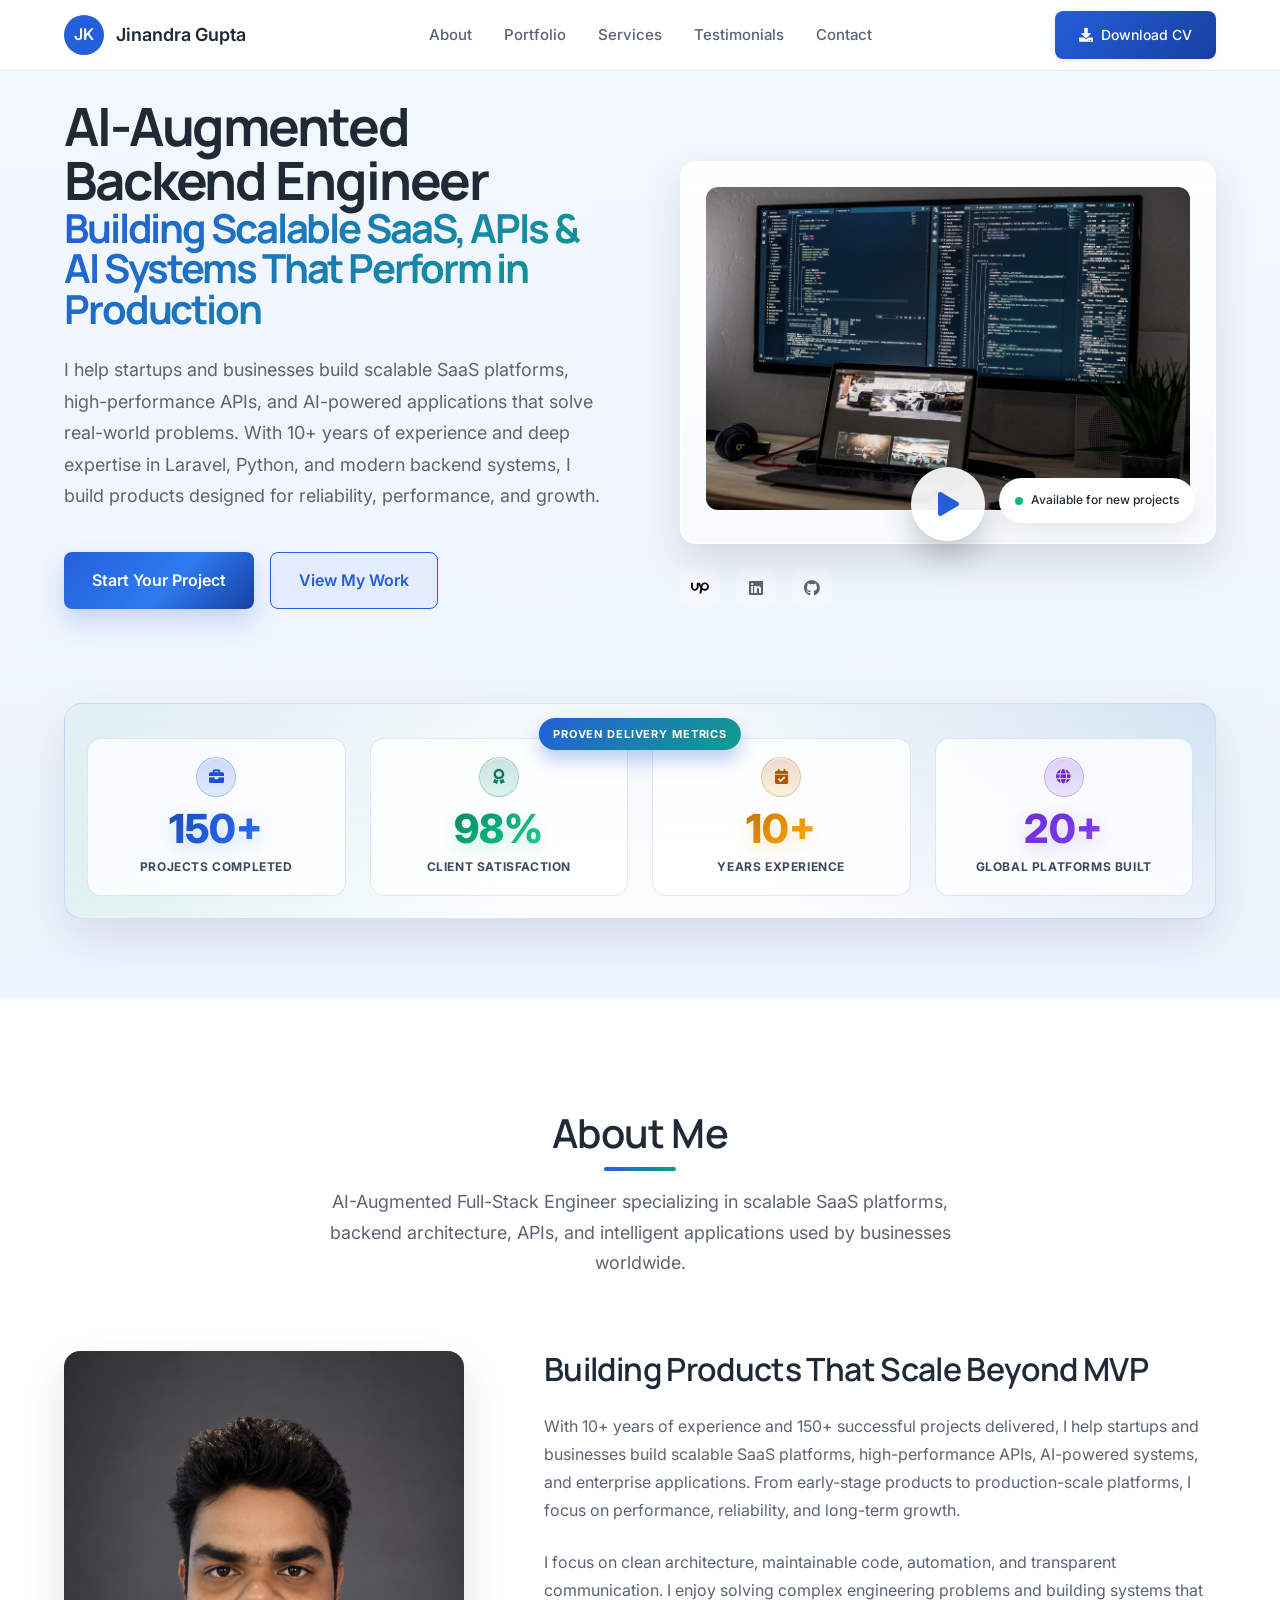
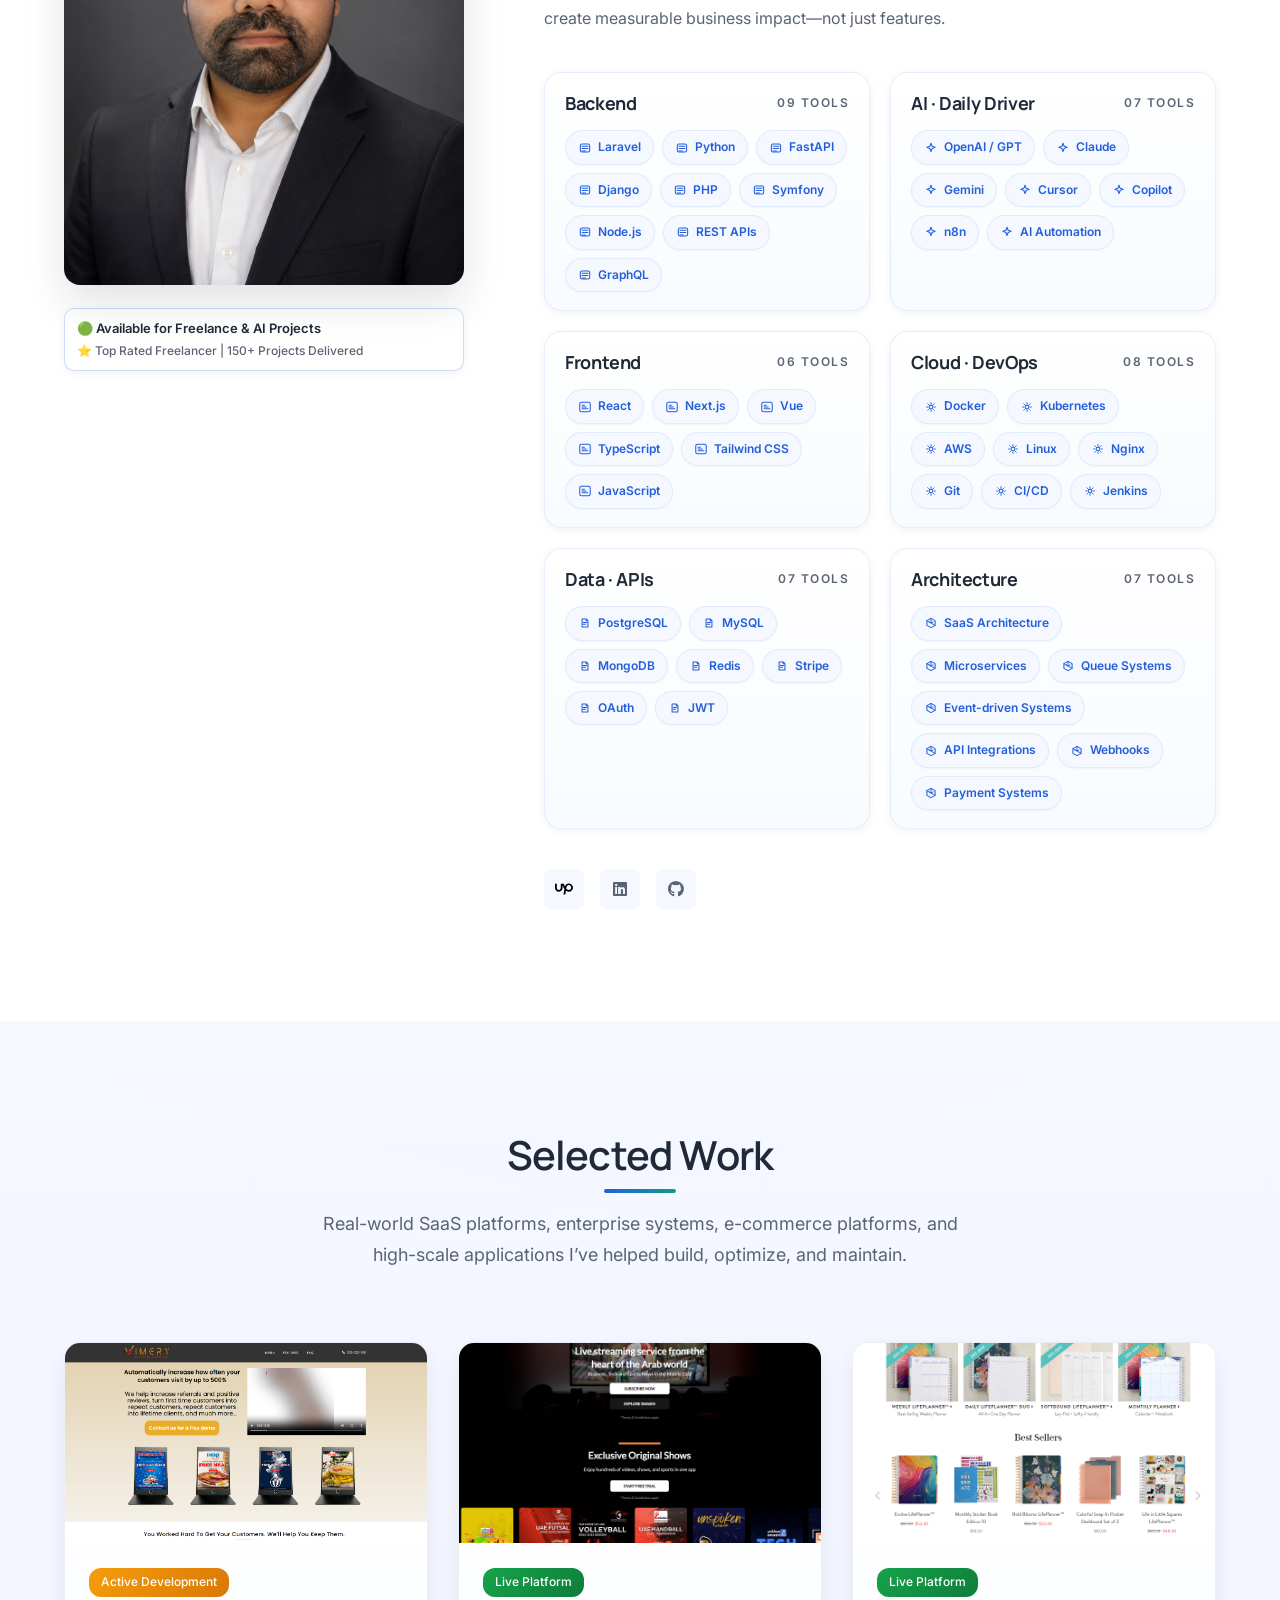
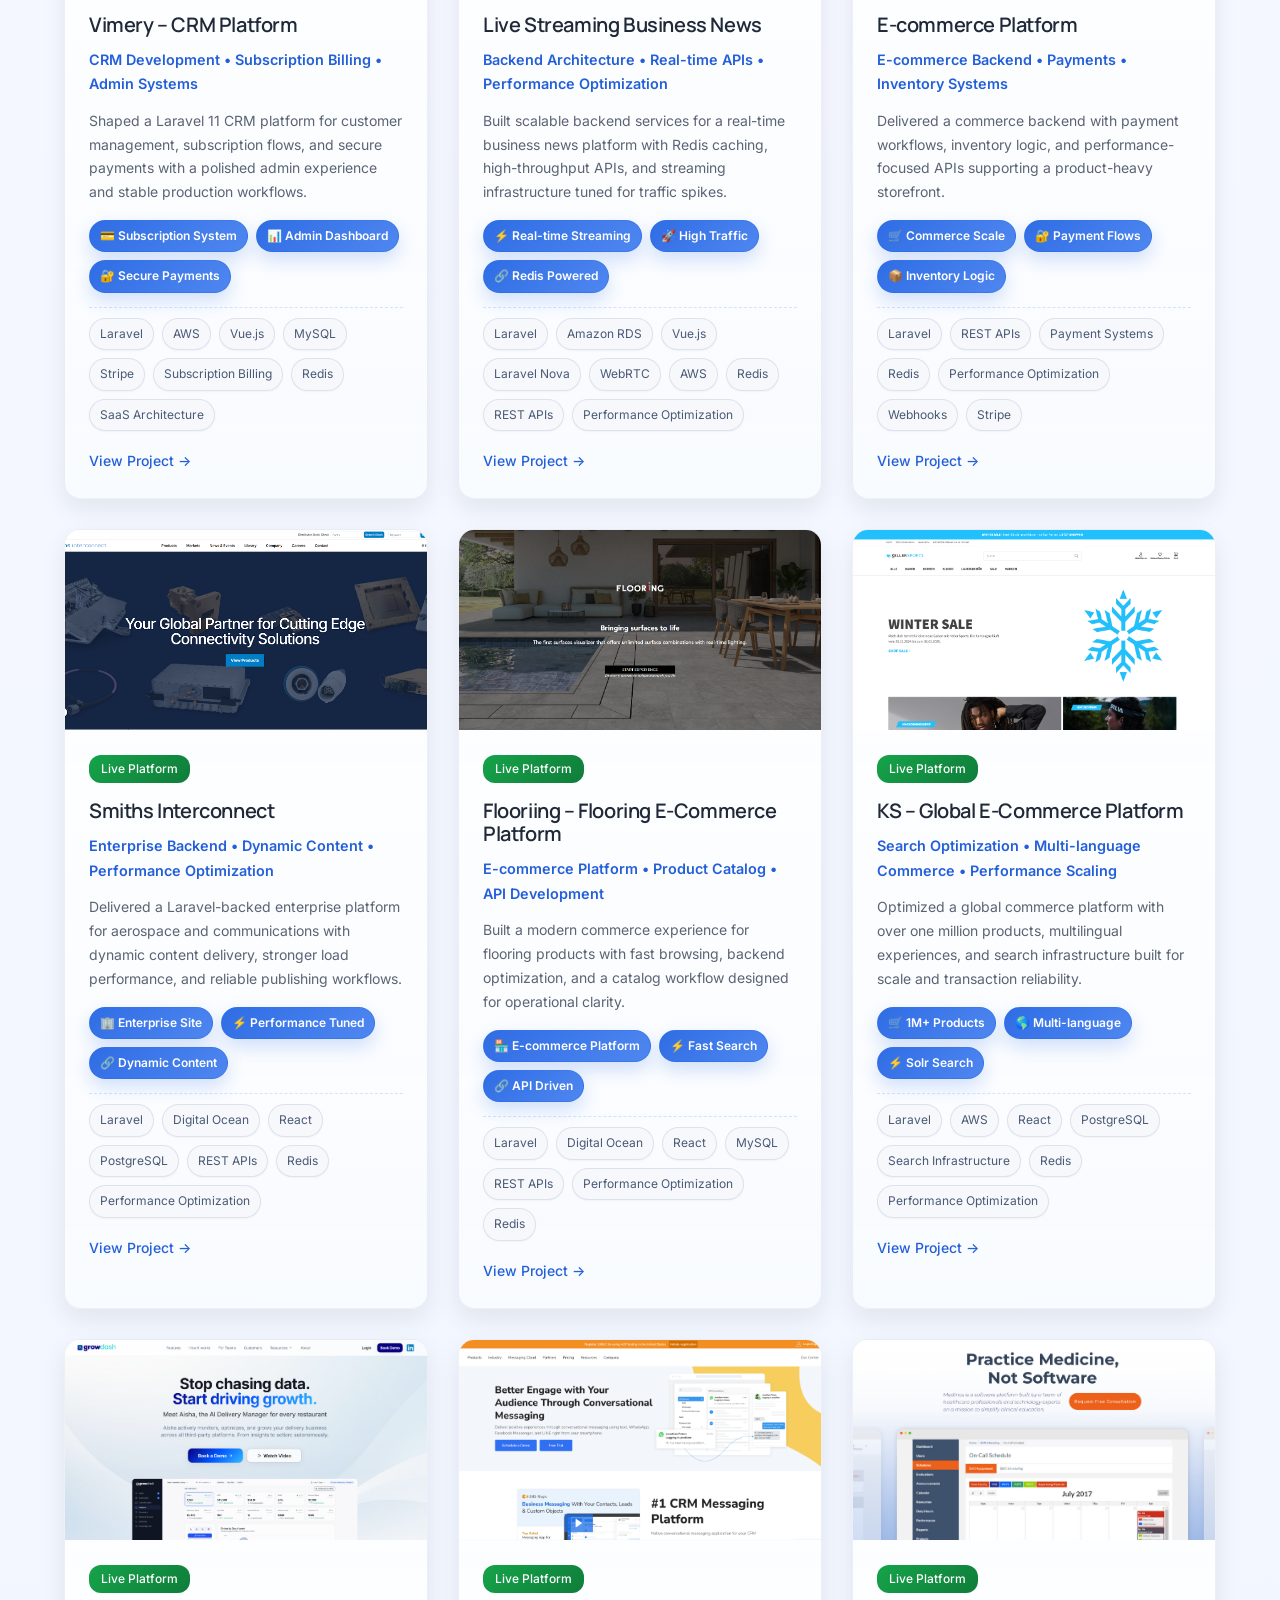
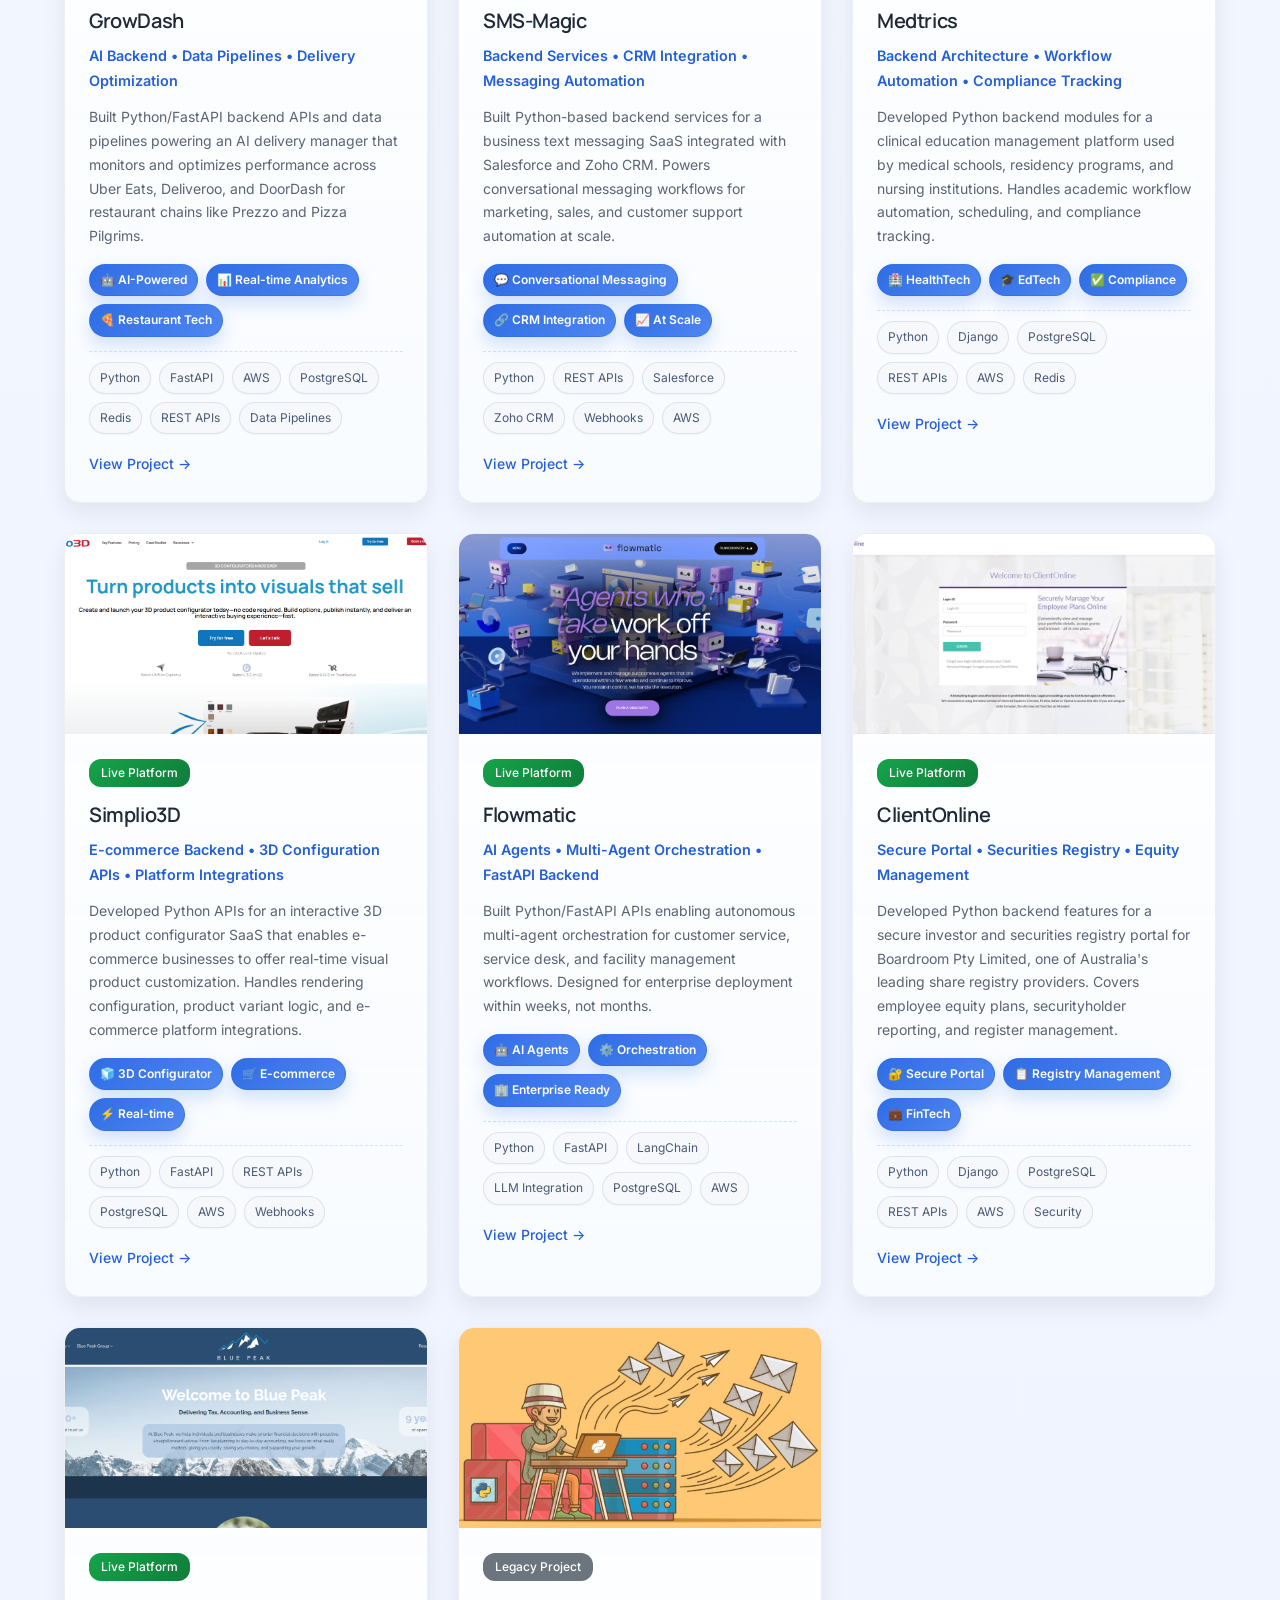
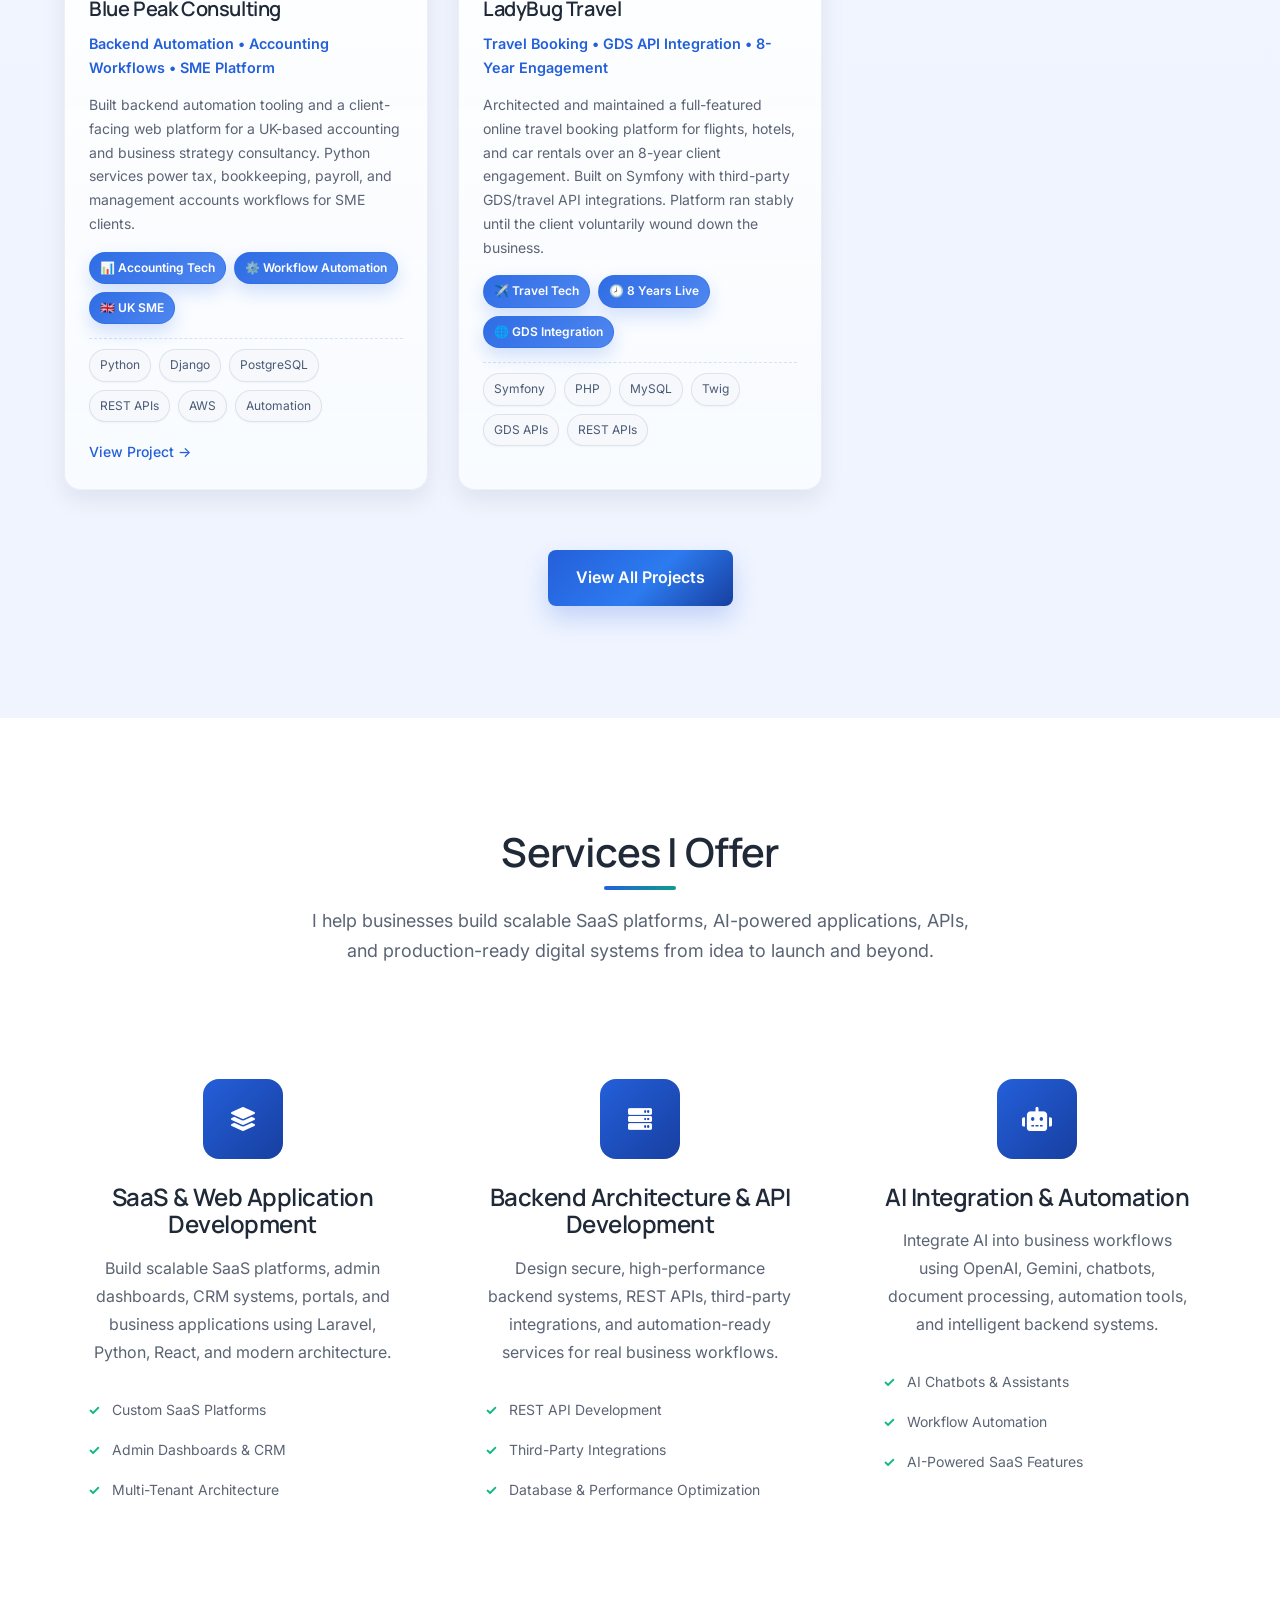
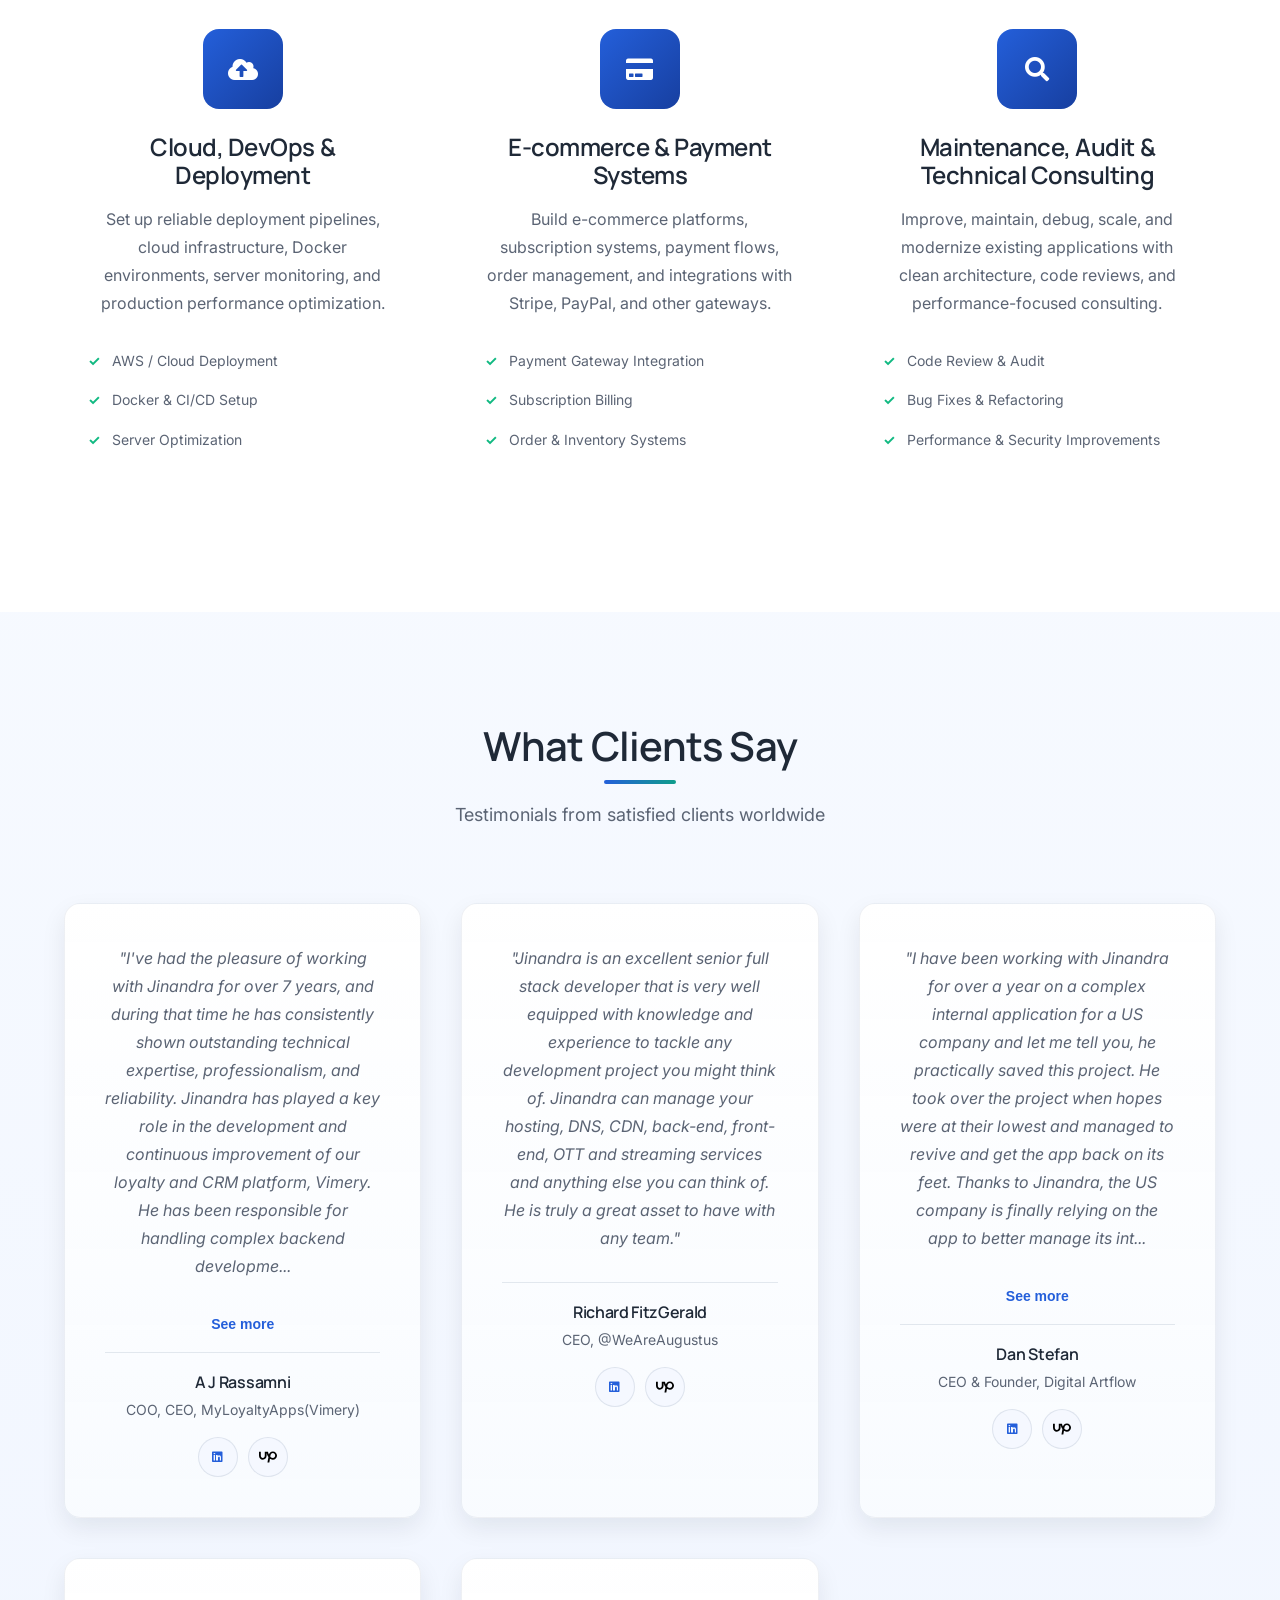
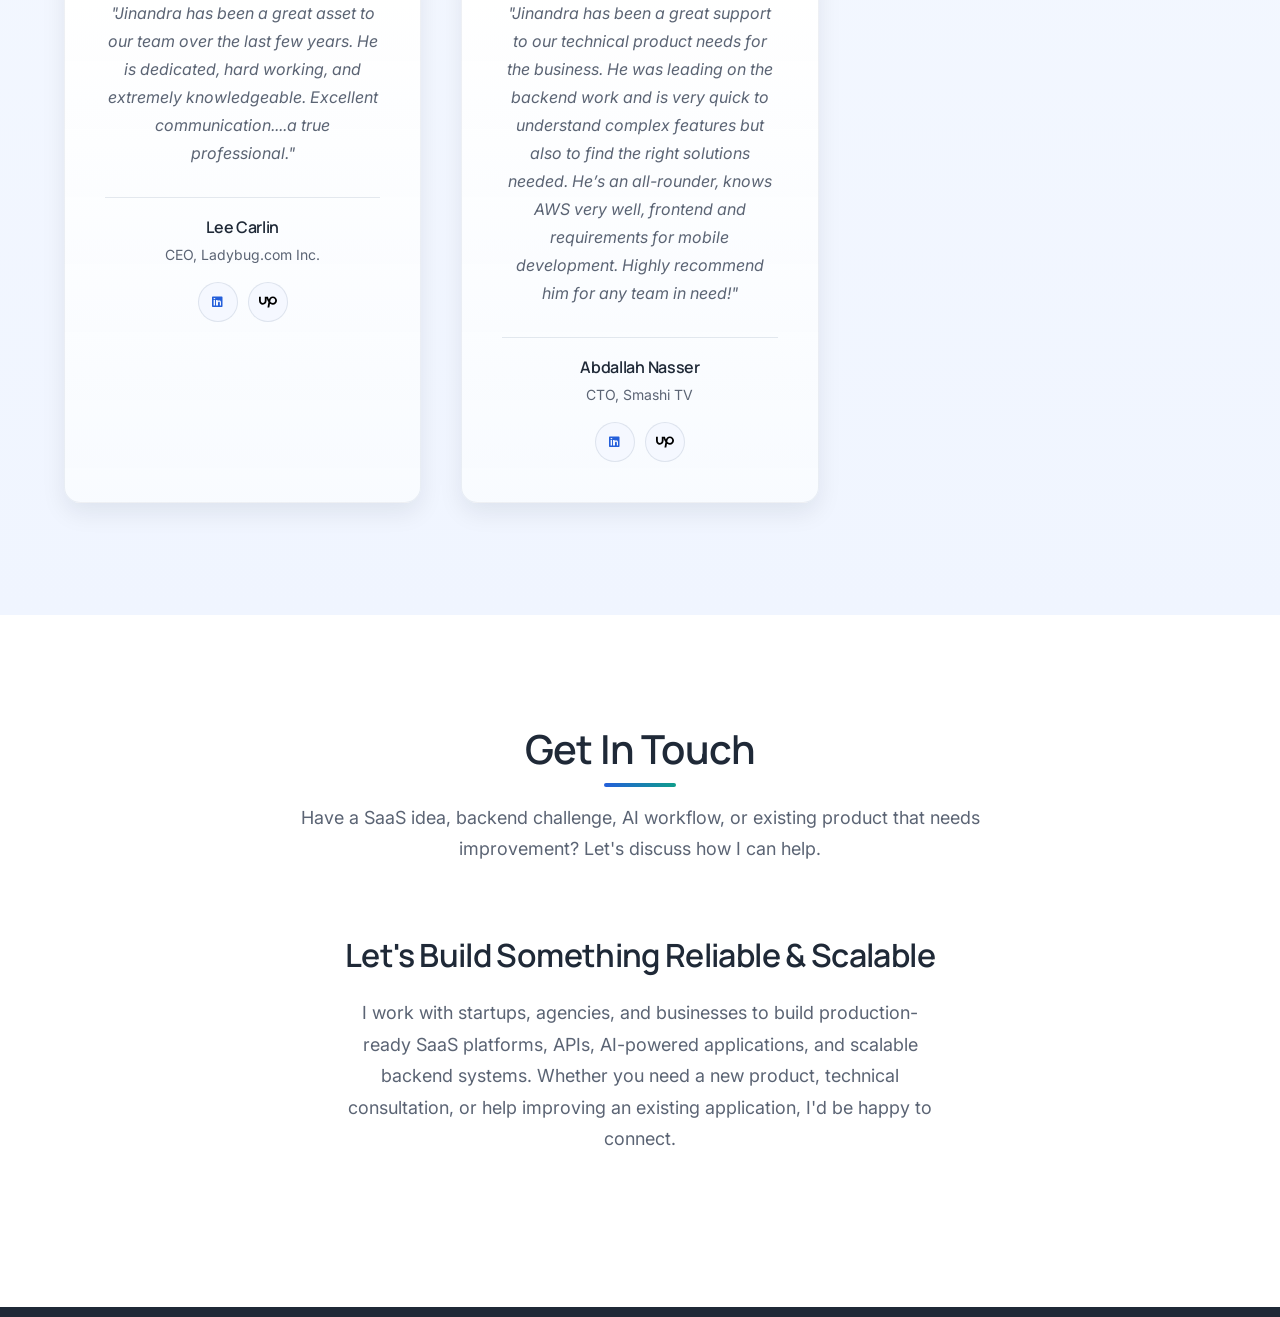
<file: index.html>
<!DOCTYPE html>
<html lang="en">
<head>
    <meta charset="UTF-8">
    <meta name="viewport" content="width=device-width, initial-scale=1.0">
    <meta name="description" content="Jinandra Gupta is an AI-Augmented Backend Engineer with 10+ years of experience building SaaS platforms, scalable APIs, Laravel applications, Python systems, and AI-powered products.">
    <meta name="keywords" content="Laravel Developer, Python Developer, Backend Engineer, AI Engineer, SaaS Developer, API Development, FastAPI, Django, React, OpenAI, Full Stack Developer">
    <meta name="author" content="Jinandra Gupta">
    <meta name="robots" content="index, follow">
    <link rel="canonical" href="https://jinandra.github.io/">

    <meta property="og:title" content="Jinandra Gupta | AI-Augmented Backend Engineer">
    <meta property="og:description" content="Building scalable SaaS platforms, APIs, and AI-powered applications.">
    <meta property="og:image" content="https://jinandra.github.io/assets/profile-preview.png">
    <meta property="og:image:alt" content="Jinandra Gupta portfolio preview">
    <meta property="og:url" content="https://jinandra.github.io/">
    <meta property="og:type" content="website">
    <meta property="og:site_name" content="Jinandra Gupta Portfolio">

    <meta name="twitter:card" content="summary_large_image">
    <meta name="twitter:title" content="Jinandra Gupta | AI-Augmented Backend Engineer">
    <meta name="twitter:description" content="Building scalable SaaS platforms, APIs, and AI-powered applications.">
    <meta name="twitter:image" content="https://jinandra.github.io/assets/profile-preview.png">

    <script type="application/ld+json">
    {
    "@context":"https://schema.org",
    "@type":"Person",
    "name":"Jinandra Gupta",
    "url":"https://jinandra.github.io/",
    "jobTitle":"AI-Augmented Backend Engineer",
    "sameAs":[
    "https://github.com/Jinandra",
    "https://www.linkedin.com/in/jinandra-kumar-49306122/",
    "https://www.upwork.com/freelancers/~010458698f5bccfee1"
    ]
    }
    </script>
    
    <title>Jinandra Gupta | AI-Augmented Backend Engineer | Laravel, Python & SaaS Expert</title>
    
    <!-- Google Fonts -->
    <link href="https://fonts.googleapis.com/css2?family=Inter:wght@300;400;500;600;700;800&family=Manrope:wght@400;500;600;700;800&display=swap" rel="stylesheet">
    
    <!-- Font Awesome -->
    <link rel="stylesheet" href="https://cdnjs.cloudflare.com/ajax/libs/font-awesome/6.4.0/css/all.min.css">
    
    <!-- Custom CSS -->
    <link rel="stylesheet" href="css/style.css">

    <!-- Font Awesome CDN (only if not already included) -->
    <link rel="stylesheet" href="https://use.fontawesome.com/releases/v5.15.4/css/all.css">

</head>
<body>
    <!-- Navigation -->
    <nav class="navbar" id="navbar">
        <div class="nav-container">
            <div class="nav-logo">
                <div class="logo-circle">
                    <span class="logo-initials">JK</span>
                </div>
                <span class="logo-text">Jinandra Gupta</span>
            </div>
            
            <ul class="nav-menu" id="nav-menu">
                <li class="nav-item"><a href="#about" class="nav-link">About</a></li>
                <li class="nav-item"><a href="#portfolio" class="nav-link">Portfolio</a></li>
                <li class="nav-item"><a href="#services" class="nav-link">Services</a></li>
                <li class="nav-item"><a href="#testimonials" class="nav-link">Testimonials</a></li>
                <li class="nav-item"><a href="#contact" class="nav-link">Contact</a></li>
            </ul>
            
            <div class="nav-cta">
                <a href="assets/project/JINANDRA-KUMAR.pdf" download class="btn btn-download">
                    <i class="fas fa-download"></i> Download CV
                </a>
            </div>
            
            <div class="nav-toggle" id="nav-toggle">
                <span class="bar"></span>
                <span class="bar"></span>
                <span class="bar"></span>
            </div>
        </div>
    </nav>

    <!-- Hero Section -->
    <section id="home" class="hero">
        <div class="hero-container">
            <div class="hero-content">
                <h1 class="hero-title">
                    <span class="title-main">AI-Augmented Backend Engineer</span>
                    <span class="title-highlight">Building Scalable SaaS, APIs & AI Systems That Perform in Production</span>
                </h1>
                <p class="hero-description">
                    I help startups and businesses build scalable SaaS platforms, high-performance APIs, and AI-powered applications that solve real-world problems. With 10+ years of experience and deep expertise in Laravel, Python, and modern backend systems, I build products designed for reliability, performance, and growth.
                </p>
                <div class="hero-buttons">
                    <a href="https://www.upwork.com/freelancers/~010458698f5bccfee1" target="_blank" class="btn btn-primary">
                        Start Your Project
                    </a>
                    <a href="https://www.upwork.com/freelancers/~010458698f5bccfee1?p=1884961844995014656" target="_blank" class="btn btn-secondary">
                        View My Work
                    </a>
                </div>
                
                
            </div>
            <div class="hero-image">
                <div class="hero-image-card">
                    <a href="https://www.youtube.com/watch?v=vxniXHWfQ9w" target="_blank" rel="noopener" class="hero-video-trigger" id="hero-video-trigger" aria-label="Play introduction video">
                        <img src="website_images/image-293.webp" alt="Watch Jinandra's introduction video" class="workspace-img">
                        <span class="hero-video-play" aria-hidden="true">
                            <i class="fas fa-play"></i>
                        </span>
                    </a>
                    <div class="availability-badge">
                        <div class="status-dot"></div>
                        <span>Available for new projects</span>
                    </div>
                </div>
                <div class="social-links">
                    <a href="https://www.upwork.com/freelancers/~010458698f5bccfee1" class="social-link" target="_blank" rel="noopener">
                        <svg xmlns="http://www.w3.org/2000/svg" viewBox="0 0 640 640" style="width: 18px;"><path d="M493.9 359.6C443.6 359.6 410.4 320.7 401.1 305.7C413 210.4 447.9 180.3 493.9 180.3C539.4 180.3 574.8 216.7 574.8 270C574.8 323.3 539.4 359.7 493.9 359.7L493.9 359.6zM493.9 121.8C412 121.8 366.1 175.2 352.9 230.2C338 202.2 327 164.7 318.4 129.9L205.2 129.9L205.2 270.9C205.2 322 181.9 359.9 136.4 359.9C90.9 359.9 64.8 322.1 64.8 270.9L65.3 129.9L0 129.9L0 270.9C0 312 13.3 349.3 37.6 376C62.6 403.5 96.8 417.8 136.4 417.8C215.2 417.8 270.2 357.4 270.2 270.9L270.2 176.1C278.4 207.3 298 267.2 335.5 319.7L300.5 519.1L366.9 519.1L390 377.8C397.6 384.1 405.7 389.8 414.2 394.8C436.4 408.8 461.9 416.7 488.1 417.6C488.1 417.6 492.1 417.8 494.2 417.8C575.4 417.8 640.1 354.9 640.1 270C640.1 185.1 575.3 121.9 494.1 121.9L493.9 121.8z"/></svg>
                    </a>
                    <a href="https://www.linkedin.com/in/jinandra-kumar-49306122/" target="_blank" class="social-link"><i class="fab fa-linkedin"></i></a>
                    <a href="https://github.com/Jinandra" target="_blank" class="social-link"><i class="fab fa-github"></i></a>                        
                </div>
            </div>
        </div>
        <div class="container hero-stats-row">
            <div class="hero-stats">
                <div class="stat-item">
                    <div class="stat-icon" aria-hidden="true"><i class="fas fa-briefcase"></i></div>
                    <div class="stat-number">150+</div>
                    <div class="stat-label">Projects Completed</div>
                </div>
                <div class="stat-item">
                    <div class="stat-icon" aria-hidden="true"><i class="fas fa-award"></i></div>
                    <div class="stat-number">98%</div>
                    <div class="stat-label">Client Satisfaction</div>
                </div>
                <div class="stat-item">
                    <div class="stat-icon" aria-hidden="true"><i class="fas fa-calendar-check"></i></div>
                    <div class="stat-number">10+</div>
                    <div class="stat-label">Years Experience</div>
                </div>
                <div class="stat-item">
                    <div class="stat-icon" aria-hidden="true"><i class="fas fa-globe"></i></div>
                    <div class="stat-number">20+</div>
                    <div class="stat-label">Global Platforms Built</div>
                </div>
            </div>
        </div>
        
        
    </section>

    <div class="video-modal" id="hero-video-modal" aria-hidden="true" role="dialog" aria-label="Introduction video" aria-modal="true">
        <div class="video-modal-content">
            <button type="button" class="video-modal-close" id="hero-video-close" aria-label="Close video">
                <i class="fas fa-times"></i>
            </button>
            <div class="video-frame-wrap">
                <iframe
                    id="hero-video-iframe"
                    title="Jinandra introduction video"
                    src=""
                    data-src="https://www.youtube.com/embed/vxniXHWfQ9w?si=K3_jzwkmIKQ6A4bb"
                    loading="lazy"
                    allow="accelerometer; autoplay; clipboard-write; encrypted-media; gyroscope; picture-in-picture; web-share"
                    referrerpolicy="strict-origin-when-cross-origin"
                    allowfullscreen>
                </iframe>
            </div>
            <a href="https://www.youtube.com/watch?v=vxniXHWfQ9w" target="_blank" rel="noopener" class="video-modal-fallback-link">
                Open on YouTube
            </a>
        </div>
    </div>

    <!-- About Section -->
    <section id="about" class="about">
        <div class="container">
            <div class="section-header">
                <h2 class="section-title">About Me</h2>
                <p class="section-subtitle">AI-Augmented Full-Stack Engineer specializing in scalable SaaS platforms, backend architecture, APIs, and intelligent applications used by businesses worldwide.</p>
            </div>
            
            <div class="about-content">
                <div class="about-image">
                    <img src="website_images/profilepic.png" alt="AI-Augmented Backend Engineer" class="about-photo">
                    <div class="about-availability-badge" aria-label="Availability and freelancer status">
                        <p class="about-badge-line">🟢 Available for Freelance & AI Projects</p>
                        <p class="about-badge-line">⭐ Top Rated Freelancer | 150+ Projects Delivered</p>
                    </div>
                </div>
                
                <div class="about-text">
                    <h3>Building Products That Scale Beyond MVP</h3>
                    <p>
                        With 10+ years of experience and 150+ successful projects delivered, I help startups and businesses build scalable SaaS platforms, high-performance APIs, AI-powered systems, and enterprise applications. From early-stage products to production-scale platforms, I focus on performance, reliability, and long-term growth.
                    </p>
                    <p>
                        I focus on clean architecture, maintainable code, automation, and transparent communication. I enjoy solving complex engineering problems and building systems that create measurable business impact—not just features.
                    </p>
                    
                    <div class="skills-grid" id="skills-grid" aria-label="Technology skills dashboard"></div>
                    
                    <div class="social-links">
                        <a href="https://www.upwork.com/freelancers/~010458698f5bccfee1" class="social-link" target="_blank" rel="noopener">
                          <svg xmlns="http://www.w3.org/2000/svg" viewBox="0 0 640 640" style="width: 18px;"><path d="M493.9 359.6C443.6 359.6 410.4 320.7 401.1 305.7C413 210.4 447.9 180.3 493.9 180.3C539.4 180.3 574.8 216.7 574.8 270C574.8 323.3 539.4 359.7 493.9 359.7L493.9 359.6zM493.9 121.8C412 121.8 366.1 175.2 352.9 230.2C338 202.2 327 164.7 318.4 129.9L205.2 129.9L205.2 270.9C205.2 322 181.9 359.9 136.4 359.9C90.9 359.9 64.8 322.1 64.8 270.9L65.3 129.9L0 129.9L0 270.9C0 312 13.3 349.3 37.6 376C62.6 403.5 96.8 417.8 136.4 417.8C215.2 417.8 270.2 357.4 270.2 270.9L270.2 176.1C278.4 207.3 298 267.2 335.5 319.7L300.5 519.1L366.9 519.1L390 377.8C397.6 384.1 405.7 389.8 414.2 394.8C436.4 408.8 461.9 416.7 488.1 417.6C488.1 417.6 492.1 417.8 494.2 417.8C575.4 417.8 640.1 354.9 640.1 270C640.1 185.1 575.3 121.9 494.1 121.9L493.9 121.8z"/></svg>
                        </a>
                        <a href="https://www.linkedin.com/in/jinandra-kumar-49306122/" target="_blank" class="social-link"><i class="fab fa-linkedin"></i></a>
                        <a href="https://github.com/Jinandra" target="_blank" class="social-link"><i class="fab fa-github"></i></a>                        
                    </div>
                </div>
            </div>
        </div>
    </section>



    <!-- Portfolio Section -->
    <section id="portfolio" class="portfolio">
        <div class="container">
            <div class="section-header">
                <h2 class="section-title">Selected Work</h2>
                <p class="section-subtitle">Real-world SaaS platforms, enterprise systems, e-commerce platforms, and high-scale applications I’ve helped build, optimize, and maintain.</p>
            </div>
            
            <div class="portfolio-grid">
                <div class="portfolio-item">
                    <div class="portfolio-image">
                        <img src="/assets/project/vimery.png" alt="SaaS Analytics Platform Screenshot">
                    </div>
                    <div class="portfolio-content">
                        <span class="portfolio-status in-progress">Active Development</span>
                        <h3>Vimery – CRM Platform</h3>
                        <div class="project-role">CRM Development • Subscription Billing • Admin Systems</div>
                        <p>Shaped a Laravel 11 CRM platform for customer management, subscription flows, and secure payments with a polished admin experience and stable production workflows.</p>
                        <div class="project-stats">
                            <span class="tech-tag">💳 Subscription System</span>
                            <span class="tech-tag">📊 Admin Dashboard</span>
                            <span class="tech-tag">🔐 Secure Payments</span>
                        </div>
                        <div class="tech-stack">
                            <span class="tech-tag">Laravel</span>
                            <span class="tech-tag">AWS</span>
                            <span class="tech-tag">Vue.js</span>
                            <span class="tech-tag">MySQL</span>
                            <span class="tech-tag">Stripe</span>
                            <span class="tech-tag">Subscription Billing</span>
                            <span class="tech-tag">Redis</span>
                            <span class="tech-tag">SaaS Architecture</span>
                        </div>
                        <a href="https://vimery.com/" target="_blank" class="view-project">View Project →</a>
                    </div>
                </div>

                <div class="portfolio-item">
                    <div class="portfolio-image">
                        <img src="/assets/project/smashitv1.png" alt="Live Streaming Platform for Business News Screenshot">
                    </div>
                    <div class="portfolio-content">
                        <span class="portfolio-status">Live Platform</span>
                        <h3>Live Streaming Business News</h3>
                        <div class="project-role">Backend Architecture • Real-time APIs • Performance Optimization</div>
                        <p>Built scalable backend services for a real-time business news platform with Redis caching, high-throughput APIs, and streaming infrastructure tuned for traffic spikes.</p>
                        <div class="project-stats">
                            <span class="tech-tag">⚡ Real-time Streaming</span>
                            <span class="tech-tag">🚀 High Traffic</span>
                            <span class="tech-tag">🔗 Redis Powered</span>
                        </div>
                        <div class="tech-stack">
                            <span class="tech-tag">Laravel</span>
                            <span class="tech-tag">Amazon RDS</span>
                            <span class="tech-tag">Vue.js</span>
                            <span class="tech-tag">Laravel Nova</span>
                            <span class="tech-tag">WebRTC</span>
                            <span class="tech-tag">AWS</span>
                            <span class="tech-tag">Redis</span>
                            <span class="tech-tag">REST APIs</span>
                            <span class="tech-tag">Performance Optimization</span>
                        </div>
                        <a href="https://smashi.tv/en" target="_blank" class="view-project">View Project →</a>
                    </div>
                </div>

                

                <div class="portfolio-item">
                    <div class="portfolio-image">
                        <img src="/assets/project/erincondre1.png" alt="E-commerce Platform Screenshot">
                    </div>
                    <div class="portfolio-content">
                        <span class="portfolio-status">Live Platform</span>
                        <h3>E-commerce Platform</h3>
                        <div class="project-role">E-commerce Backend • Payments • Inventory Systems</div>
                        <p>Delivered a commerce backend with payment workflows, inventory logic, and performance-focused APIs supporting a product-heavy storefront.</p>
                        <div class="project-stats">
                            <span class="tech-tag">🛒 Commerce Scale</span>
                            <span class="tech-tag">🔐 Payment Flows</span>
                            <span class="tech-tag">📦 Inventory Logic</span>
                        </div>
                        <div class="tech-stack">
                            <span class="tech-tag">Laravel</span>
                            <span class="tech-tag">REST APIs</span>
                            <span class="tech-tag">Payment Systems</span>
                            <span class="tech-tag">Redis</span>
                            <span class="tech-tag">Performance Optimization</span>
                            <span class="tech-tag">Webhooks</span>
                            <span class="tech-tag">Stripe</span>
                        </div>
                        <a href="https://www.erincondren.com/" target="_blank" class="view-project">View Project →</a>
                    </div>
                </div>
                
                
                
                <div class="portfolio-item">
                    <div class="portfolio-image">
                        <img src="/assets/project/smithsinterconnect1.png" alt="SaaS Analytics Platform Screenshot">
                    </div>
                    <div class="portfolio-content">
                        <span class="portfolio-status">Live Platform</span>
                        <h3>Smiths Interconnect</h3>
                        <div class="project-role">Enterprise Backend • Dynamic Content • Performance Optimization</div>
                        <p>Delivered a Laravel-backed enterprise platform for aerospace and communications with dynamic content delivery, stronger load performance, and reliable publishing workflows.</p>
                        <div class="project-stats">
                            <span class="tech-tag">🏢 Enterprise Site</span>
                            <span class="tech-tag">⚡ Performance Tuned</span>
                            <span class="tech-tag">🔗 Dynamic Content</span>
                        </div>
                        <div class="tech-stack">
                            <span class="tech-tag">Laravel</span>
                            <span class="tech-tag">Digital Ocean</span>
                            <span class="tech-tag">React</span>
                            <span class="tech-tag">PostgreSQL</span>
                            <span class="tech-tag">REST APIs</span>
                            <span class="tech-tag">Redis</span>
                            <span class="tech-tag">Performance Optimization</span>
                        </div>
                        <a href="https://www.smithsinterconnect.com/" target="_blank" class="view-project">View Project →</a>
                    </div>
                </div>
                
                <div class="portfolio-item">
                    <div class="portfolio-image">
                        <img src="/assets/project/Demo-Flooriing-01-30-2025_07_16_PM.png" alt="SaaS Analytics Platform Screenshot">
                    </div>
                    <div class="portfolio-content">
                        <span class="portfolio-status">Live Platform</span>
                        <h3>Flooriing – Flooring E-Commerce Platform</h3>
                        <div class="project-role">E-commerce Platform • Product Catalog • API Development</div>
                        <p>Built a modern commerce experience for flooring products with fast browsing, backend optimization, and a catalog workflow designed for operational clarity.</p>
                        <div class="project-stats">
                            <span class="tech-tag">🏪 E-commerce Platform</span>
                            <span class="tech-tag">⚡ Fast Search</span>
                            <span class="tech-tag">🔗 API Driven</span>
                        </div>
                        <div class="tech-stack">
                            <span class="tech-tag">Laravel</span>
                            <span class="tech-tag">Digital Ocean</span>
                            <span class="tech-tag">React</span>
                            <span class="tech-tag">MySQL</span>
                            <span class="tech-tag">REST APIs</span>
                            <span class="tech-tag">Performance Optimization</span>
                            <span class="tech-tag">Redis</span>
                        </div>
                        <a href="https://flooriing.com/" target="_blank" class="view-project">View Project →</a>
                    </div>
                </div>

                <div class="portfolio-item">
                    <div class="portfolio-image">
                        <img src="/assets/project/Keller-Sports-Dein-Experte-für-Laufbekleidung-Schuhe-und-Ausrüstung-01-30-2025_07_12_PM.png" alt="SaaS Analytics Platform Screenshot">
                    </div>
                    <div class="portfolio-content">
                        <span class="portfolio-status">Live Platform</span>
                        <h3>KS – Global E-Commerce Platform</h3>
                        <div class="project-role">Search Optimization • Multi-language Commerce • Performance Scaling</div>
                        <p>Optimized a global commerce platform with over one million products, multilingual experiences, and search infrastructure built for scale and transaction reliability.</p>
                        <div class="project-stats">
                            <span class="tech-tag">🛒 1M+ Products</span>
                            <span class="tech-tag">🌎 Multi-language</span>
                            <span class="tech-tag">⚡ Solr Search</span>
                        </div>
                        <div class="tech-stack">
                            <span class="tech-tag">Laravel</span>
                            <span class="tech-tag">AWS</span>
                            <span class="tech-tag">React</span>
                            <span class="tech-tag">PostgreSQL</span>
                            <span class="tech-tag">Search Infrastructure</span>
                            <span class="tech-tag">Redis</span>
                            <span class="tech-tag">Performance Optimization</span>
                        </div>
                        <a href="https://keller-sports.de/" target="_blank" class="view-project">View Project →</a>
                    </div>
                </div>

                <!-- GrowDash -->
                <div class="portfolio-item">
                    <div class="portfolio-image">
                        <img src="/assets/project/growdash-1.png" alt="GrowDash AI Delivery Platform Screenshot">
                    </div>
                    <div class="portfolio-content">
                        <span class="portfolio-status">Live Platform</span>
                        <h3>GrowDash</h3>
                        <div class="project-role">AI Backend • Data Pipelines • Delivery Optimization</div>
                        <p>Built Python/FastAPI backend APIs and data pipelines powering an AI delivery manager that monitors and optimizes performance across Uber Eats, Deliveroo, and DoorDash for restaurant chains like Prezzo and Pizza Pilgrims.</p>
                        <div class="project-stats">
                            <span class="tech-tag">🤖 AI-Powered</span>
                            <span class="tech-tag">📊 Real-time Analytics</span>
                            <span class="tech-tag">🍕 Restaurant Tech</span>
                        </div>
                        <div class="tech-stack">
                            <span class="tech-tag">Python</span>
                            <span class="tech-tag">FastAPI</span>
                            <span class="tech-tag">AWS</span>
                            <span class="tech-tag">PostgreSQL</span>
                            <span class="tech-tag">Redis</span>
                            <span class="tech-tag">REST APIs</span>
                            <span class="tech-tag">Data Pipelines</span>
                        </div>
                        <a href="https://growdash.ai/" target="_blank" class="view-project">View Project →</a>
                    </div>
                </div>

                <!-- SMS-Magic -->
                <div class="portfolio-item">
                    <div class="portfolio-image">
                        <img src="/assets/project/sms-magic.png" alt="SMS-Magic Messaging Platform Screenshot">
                    </div>
                    <div class="portfolio-content">
                        <span class="portfolio-status">Live Platform</span>
                        <h3>SMS-Magic</h3>
                        <div class="project-role">Backend Services • CRM Integration • Messaging Automation</div>
                        <p>Built Python-based backend services for a business text messaging SaaS integrated with Salesforce and Zoho CRM. Powers conversational messaging workflows for marketing, sales, and customer support automation at scale.</p>
                        <div class="project-stats">
                            <span class="tech-tag">💬 Conversational Messaging</span>
                            <span class="tech-tag">🔗 CRM Integration</span>
                            <span class="tech-tag">📈 At Scale</span>
                        </div>
                        <div class="tech-stack">
                            <span class="tech-tag">Python</span>
                            <span class="tech-tag">REST APIs</span>
                            <span class="tech-tag">Salesforce</span>
                            <span class="tech-tag">Zoho CRM</span>
                            <span class="tech-tag">Webhooks</span>
                            <span class="tech-tag">AWS</span>
                        </div>
                        <a href="https://www.sms-magic.com/" target="_blank" class="view-project">View Project →</a>
                    </div>
                </div>

                <!-- Medtrics -->
                <div class="portfolio-item">
                    <div class="portfolio-image">
                        <img src="/assets/project/medtrics.png" alt="Medtrics Clinical Education Platform Screenshot">
                    </div>
                    <div class="portfolio-content">
                        <span class="portfolio-status">Live Platform</span>
                        <h3>Medtrics</h3>
                        <div class="project-role">Backend Architecture • Workflow Automation • Compliance Tracking</div>
                        <p>Developed Python backend modules for a clinical education management platform used by medical schools, residency programs, and nursing institutions. Handles academic workflow automation, scheduling, and compliance tracking.</p>
                        <div class="project-stats">
                            <span class="tech-tag">🏥 HealthTech</span>
                            <span class="tech-tag">🎓 EdTech</span>
                            <span class="tech-tag">✅ Compliance</span>
                        </div>
                        <div class="tech-stack">
                            <span class="tech-tag">Python</span>
                            <span class="tech-tag">Django</span>
                            <span class="tech-tag">PostgreSQL</span>
                            <span class="tech-tag">REST APIs</span>
                            <span class="tech-tag">AWS</span>
                            <span class="tech-tag">Redis</span>
                        </div>
                        <a href="https://www.medtricslab.com/" target="_blank" class="view-project">View Project →</a>
                    </div>
                </div>

                <!-- Simplio3D -->
                <div class="portfolio-item">
                    <div class="portfolio-image">
                        <img src="/assets/project/simplio3d.png" alt="Simplio3D Product Configurator Screenshot">
                    </div>
                    <div class="portfolio-content">
                        <span class="portfolio-status">Live Platform</span>
                        <h3>Simplio3D</h3>
                        <div class="project-role">E-commerce Backend • 3D Configuration APIs • Platform Integrations</div>
                        <p>Developed Python APIs for an interactive 3D product configurator SaaS that enables e-commerce businesses to offer real-time visual product customization. Handles rendering configuration, product variant logic, and e-commerce platform integrations.</p>
                        <div class="project-stats">
                            <span class="tech-tag">🧊 3D Configurator</span>
                            <span class="tech-tag">🛒 E-commerce</span>
                            <span class="tech-tag">⚡ Real-time</span>
                        </div>
                        <div class="tech-stack">
                            <span class="tech-tag">Python</span>
                            <span class="tech-tag">FastAPI</span>
                            <span class="tech-tag">REST APIs</span>
                            <span class="tech-tag">PostgreSQL</span>
                            <span class="tech-tag">AWS</span>
                            <span class="tech-tag">Webhooks</span>
                        </div>
                        <a href="https://www.simplio3d.com/" target="_blank" class="view-project">View Project →</a>
                    </div>
                </div>

                <!-- Flowmatic -->
                <div class="portfolio-item">
                    <div class="portfolio-image">
                        <img src="/assets/project/flowmatic.png" alt="Flowmatic AI Agents Platform Screenshot">
                    </div>
                    <div class="portfolio-content">
                        <span class="portfolio-status">Live Platform</span>
                        <h3>Flowmatic</h3>
                        <div class="project-role">AI Agents • Multi-Agent Orchestration • FastAPI Backend</div>
                        <p>Built Python/FastAPI APIs enabling autonomous multi-agent orchestration for customer service, service desk, and facility management workflows. Designed for enterprise deployment within weeks, not months.</p>
                        <div class="project-stats">
                            <span class="tech-tag">🤖 AI Agents</span>
                            <span class="tech-tag">⚙️ Orchestration</span>
                            <span class="tech-tag">🏢 Enterprise Ready</span>
                        </div>
                        <div class="tech-stack">
                            <span class="tech-tag">Python</span>
                            <span class="tech-tag">FastAPI</span>
                            <span class="tech-tag">LangChain</span>
                            <span class="tech-tag">LLM Integration</span>
                            <span class="tech-tag">PostgreSQL</span>
                            <span class="tech-tag">AWS</span>
                        </div>
                        <a href="https://flowmatic.ai/" target="_blank" class="view-project">View Project →</a>
                    </div>
                </div>

                <!-- ClientOnline -->
                <div class="portfolio-item">
                    <div class="portfolio-image">
                        <img src="/assets/project/clientonline.png" alt="ClientOnline Securities Registry Portal Screenshot">
                    </div>
                    <div class="portfolio-content">
                        <span class="portfolio-status">Live Platform</span>
                        <h3>ClientOnline</h3>
                        <div class="project-role">Secure Portal • Securities Registry • Equity Management</div>
                        <p>Developed Python backend features for a secure investor and securities registry portal for Boardroom Pty Limited, one of Australia's leading share registry providers. Covers employee equity plans, securityholder reporting, and register management.</p>
                        <div class="project-stats">
                            <span class="tech-tag">🔐 Secure Portal</span>
                            <span class="tech-tag">📋 Registry Management</span>
                            <span class="tech-tag">💼 FinTech</span>
                        </div>
                        <div class="tech-stack">
                            <span class="tech-tag">Python</span>
                            <span class="tech-tag">Django</span>
                            <span class="tech-tag">PostgreSQL</span>
                            <span class="tech-tag">REST APIs</span>
                            <span class="tech-tag">AWS</span>
                            <span class="tech-tag">Security</span>
                        </div>
                        <a href="https://www.clientonline.com.au/" target="_blank" class="view-project">View Project →</a>
                    </div>
                </div>

                <!-- Blue Peak Consulting -->
                <div class="portfolio-item">
                    <div class="portfolio-image">
                        <img src="/assets/project/bluepeak.png" alt="Blue Peak Consulting Platform Screenshot">
                    </div>
                    <div class="portfolio-content">
                        <span class="portfolio-status">Live Platform</span>
                        <h3>Blue Peak Consulting</h3>
                        <div class="project-role">Backend Automation • Accounting Workflows • SME Platform</div>
                        <p>Built backend automation tooling and a client-facing web platform for a UK-based accounting and business strategy consultancy. Python services power tax, bookkeeping, payroll, and management accounts workflows for SME clients.</p>
                        <div class="project-stats">
                            <span class="tech-tag">📊 Accounting Tech</span>
                            <span class="tech-tag">⚙️ Workflow Automation</span>
                            <span class="tech-tag">🇬🇧 UK SME</span>
                        </div>
                        <div class="tech-stack">
                            <span class="tech-tag">Python</span>
                            <span class="tech-tag">Django</span>
                            <span class="tech-tag">PostgreSQL</span>
                            <span class="tech-tag">REST APIs</span>
                            <span class="tech-tag">AWS</span>
                            <span class="tech-tag">Automation</span>
                        </div>
                        <a href="https://www.blue-peak.co.uk/" target="_blank" class="view-project">View Project →</a>
                    </div>
                </div>

                <!-- LadyBug -->
                <div class="portfolio-item">
                    <div class="portfolio-image">
                        <img src="/assets/project/blog.jpg" alt="LadyBug Travel Booking Platform Screenshot">
                    </div>
                    <div class="portfolio-content">
                        <span class="portfolio-status" style="background:#6c757d;">Legacy Project</span>
                        <h3>LadyBug Travel</h3>
                        <div class="project-role">Travel Booking • GDS API Integration • 8-Year Engagement</div>
                        <p>Architected and maintained a full-featured online travel booking platform for flights, hotels, and car rentals over an 8-year client engagement. Built on Symfony with third-party GDS/travel API integrations. Platform ran stably until the client voluntarily wound down the business.</p>
                        <div class="project-stats">
                            <span class="tech-tag">✈️ Travel Tech</span>
                            <span class="tech-tag">🕗 8 Years Live</span>
                            <span class="tech-tag">🌐 GDS Integration</span>
                        </div>
                        <div class="tech-stack">
                            <span class="tech-tag">Symfony</span>
                            <span class="tech-tag">PHP</span>
                            <span class="tech-tag">MySQL</span>
                            <span class="tech-tag">Twig</span>
                            <span class="tech-tag">GDS APIs</span>
                            <span class="tech-tag">REST APIs</span>
                        </div>
                    </div>
                </div>

                
            </div>
            
            
            <div class="view-all-projects">
                <a href="https://www.upwork.com/freelancers/~010458698f5bccfee1?p=1884961844995014656" target="_blank" class="btn btn-primary">View All Projects</a>
            </div>
        </div>
    </section>

    <!-- Services Section -->
    <section id="services" class="services">
    <div class="container">
        <div class="section-header">
            <h2 class="section-title">Services I Offer</h2>
            <p class="section-subtitle">
                I help businesses build scalable SaaS platforms, AI-powered applications, APIs, and production-ready digital systems from idea to launch and beyond.
            </p>
        </div>

        <div class="services-grid">
            <div class="service-item">
                <div class="service-icon">
                    <i class="fas fa-layer-group"></i>
                </div>
                <h3>SaaS & Web Application Development</h3>
                <p>
                    Build scalable SaaS platforms, admin dashboards, CRM systems, portals, and business applications using Laravel, Python, React, and modern architecture.
                </p>
                <ul class="service-features">
                    <li>Custom SaaS Platforms</li>
                    <li>Admin Dashboards & CRM</li>
                    <li>Multi-Tenant Architecture</li>
                </ul>
            </div>

            <div class="service-item">
                <div class="service-icon">
                    <i class="fas fa-server"></i>
                </div>
                <h3>Backend Architecture & API Development</h3>
                <p>
                    Design secure, high-performance backend systems, REST APIs, third-party integrations, and automation-ready services for real business workflows.
                </p>
                <ul class="service-features">
                    <li>REST API Development</li>
                    <li>Third-Party Integrations</li>
                    <li>Database & Performance Optimization</li>
                </ul>
            </div>

            <div class="service-item">
                <div class="service-icon">
                    <i class="fas fa-robot"></i>
                </div>
                <h3>AI Integration & Automation</h3>
                <p>
                    Integrate AI into business workflows using OpenAI, Gemini, chatbots, document processing, automation tools, and intelligent backend systems.
                </p>
                <ul class="service-features">
                    <li>AI Chatbots & Assistants</li>
                    <li>Workflow Automation</li>
                    <li>AI-Powered SaaS Features</li>
                </ul>
            </div>

            <div class="service-item">
                <div class="service-icon">
                    <i class="fas fa-cloud-upload-alt"></i>
                </div>
                <h3>Cloud, DevOps & Deployment</h3>
                <p>
                    Set up reliable deployment pipelines, cloud infrastructure, Docker environments, server monitoring, and production performance optimization.
                </p>
                <ul class="service-features">
                    <li>AWS / Cloud Deployment</li>
                    <li>Docker & CI/CD Setup</li>
                    <li>Server Optimization</li>
                </ul>
            </div>

            <div class="service-item">
                <div class="service-icon">
                    <i class="fas fa-credit-card"></i>
                </div>
                <h3>E-commerce & Payment Systems</h3>
                <p>
                    Build e-commerce platforms, subscription systems, payment flows, order management, and integrations with Stripe, PayPal, and other gateways.
                </p>
                <ul class="service-features">
                    <li>Payment Gateway Integration</li>
                    <li>Subscription Billing</li>
                    <li>Order & Inventory Systems</li>
                </ul>
            </div>

            <div class="service-item">
                <div class="service-icon">
                    <i class="fas fa-search"></i>
                </div>
                <h3>Maintenance, Audit & Technical Consulting</h3>
                <p>
                    Improve, maintain, debug, scale, and modernize existing applications with clean architecture, code reviews, and performance-focused consulting.
                </p>
                <ul class="service-features">
                    <li>Code Review & Audit</li>
                    <li>Bug Fixes & Refactoring</li>
                    <li>Performance & Security Improvements</li>
                </ul>
            </div>
        </div>
    </div>
</section>

    <!-- Testimonials Section -->
    <section id="testimonials" class="testimonials">
        <div class="container">
            <div class="section-header">
                <h2 class="section-title">What Clients Say</h2>
                <p class="section-subtitle">Testimonials from satisfied clients worldwide</p>
            </div>
            
            <div class="testimonials-grid">
                <div class="testimonial-item">
                    <div class="testimonial-content">
                        <p>"I've had the pleasure of working with Jinandra for over 7 years, and during that time he has consistently shown outstanding technical expertise, professionalism, and reliability.

Jinandra has played a key role in the development and continuous improvement of our loyalty and CRM platform, Vimery. He has been responsible for handling complex backend development, API integrations, subscription systems, payment workflows, and overall platform scalability. His ability to understand business requirements and convert them into reliable technical solutions has been incredibly valuable.

What stands out most is his ownership mindset and problem-solving ability. He approaches challenges proactively, communicates clearly, and consistently delivers high-quality work. Over the years, Jinandra has become someone we can consistently rely on for both technical execution and solving complex challenges.

I highly recommend Jinandra to anyone looking for a dependable engineer with strong expertise in backend systems, SaaS platforms, APIs, and scalable application development."</p>
                    </div>
                    <div class="testimonial-author">
                        <div class="author-info">
                            <h4>A J Rassamni</h4>
                            <span>COO, CEO, MyLoyaltyApps(Vimery)</span>
                        </div>
                    </div>
                </div>

                <div class="testimonial-item">
                    <div class="testimonial-content">
                        <p>"Jinandra is an excellent senior full stack developer that is very well equipped with knowledge and experience to tackle any development project you might think of. Jinandra can manage your hosting, DNS, CDN, back-end, front-end, OTT and streaming services and anything else you can think of. He is truly a great asset to have with any team."</p>
                    </div>
                    <div class="testimonial-author">
                        <div class="author-info">
                            <h4>Richard FitzGerald</h4>
                            <span>CEO, @WeAreAugustus</span>
                        </div>
                    </div>
                </div>
                
                <div class="testimonial-item">
                    <div class="testimonial-content">
                        <p>"I have been working with Jinandra for over a year on a complex internal application for a US company and let me tell you, he practically saved this project. He took over the project when hopes were at their lowest and managed to revive and get the app back on its feet. 

Thanks to Jinandra, the US company is finally relying on the app to better manage its internal operations. Jinandra did well in all fields. He seems to know what he is doing, is well organized and quickly understands all kinds of requests and problems. Nothing is impossible for him. 

When I work with him he gives me a sense of security that the job will eventually be done and done well, because of this, I rely on him on other projects too that are important in our company. I highly recommend Jinandra for almost any project as he can adapt very easily to any requirements and new technologies that may not be very familiar to him at first having a quick learning capacity."</p>
                    </div>
                    <div class="testimonial-author">
                        <div class="author-info">
                            <h4>Dan Stefan</h4>
                            <span>CEO & Founder, Digital Artflow</span>
                        </div>
                    </div>
                </div>
                
                <div class="testimonial-item">
                    <div class="testimonial-content">
                        <p>"Jinandra has been a great asset to our team over the last few years.  He is dedicated, hard working, and extremely knowledgeable.   Excellent communication....a true professional."</p>
                    </div>
                    <div class="testimonial-author">
                        <div class="author-info">
                            <h4>Lee Carlin</h4>
                            <span>CEO, Ladybug.com Inc.</span>
                        </div>
                    </div>
                </div>
                <div class="testimonial-item">
                    <div class="testimonial-content">
                        <p>"Jinandra has been a great support to our technical product needs for the business. He was leading on the backend work and is very quick to understand complex features but also to find the right solutions needed. He’s an all-rounder, knows AWS very well, frontend and requirements for mobile development. Highly recommend him for any team in need!"</p>
                    </div>
                    <div class="testimonial-author">
                        <div class="author-info">
                            <h4>Abdallah Nasser</h4>
                            <span>CTO, Smashi TV</span>
                        </div>
                    </div>
                </div>
            </div>
        </div>
    </section>

    <!-- Contact Section -->
    <section id="contact" class="contact">
        <div class="container">
            <div class="section-header">
                <h2 class="section-title">Get In Touch</h2>
                <p class="section-subtitle">
                    Have a SaaS idea, backend challenge, AI workflow, or existing product that needs improvement? Let's discuss how I can help.
                </p>
            </div>

            <div class="contact-content">
                <h3>Let's Build Something Reliable & Scalable</h3>
                <p>
                    I work with startups, agencies, and businesses to build production-ready SaaS platforms, APIs, AI-powered applications, and scalable backend systems. Whether you need a new product, technical consultation, or help improving an existing application, I'd be happy to connect.
                </p>

                <!-- <div class="contact-buttons">
                    <a href="mailto:jinandra.gupta@gmail.com" class="btn btn-primary">
                        <i class="fas fa-envelope"></i> Send Email
                    </a>
                    <a href="#" class="btn btn-secondary">
                        <i class="fas fa-calendar"></i> Schedule Call
                    </a>
                </div>

                <div class="contact-details">
                    <div class="contact-detail">
                        <i class="fas fa-envelope"></i>
                        <h4>Email</h4>
                        <p>jinandra.gupta@gmail.com</p>
                    </div>
                    <div class="contact-detail">
                        <i class="fas fa-phone"></i>
                        <h4>Phone / WhatsApp</h4>
                        <p>+91-9953578272</p>
                    </div>
                    <div class="contact-detail">
                        <i class="fas fa-globe"></i>
                        <h4>Availability</h4>
                        <p>Remote Worldwide</p>
                    </div>
                </div> -->
            </div>
        </div>
    </section>

    <svg class="skill-icon-sprite" aria-hidden="true" focusable="false">
        <symbol id="icon-frontend" viewBox="0 0 24 24">
            <rect x="3" y="4" width="18" height="16" rx="3" fill="none" stroke="currentColor" stroke-width="1.8"/>
            <path d="M7 9h4M7 12h7M7 15h10" fill="none" stroke="currentColor" stroke-width="1.8" stroke-linecap="round"/>
        </symbol>
        <symbol id="icon-code" viewBox="0 0 24 24">
            <path d="M9 7 4 12l5 5M15 7l5 5-5 5" fill="none" stroke="currentColor" stroke-width="1.8" stroke-linecap="round" stroke-linejoin="round"/>
        </symbol>
        <symbol id="icon-js" viewBox="0 0 24 24">
            <path d="M6 6h12v12H6z" fill="none" stroke="currentColor" stroke-width="1.8"/>
            <path d="M10 15.5c.5.8 1.2 1.2 2 1.2 1.1 0 1.8-.7 1.8-1.7 0-1.3-1-1.6-2.2-2-1.3-.4-2.5-1-2.5-2.7 0-1.6 1.3-2.8 3-2.8 1.2 0 2.1.4 2.8 1.3" fill="none" stroke="currentColor" stroke-width="1.8" stroke-linecap="round"/>
        </symbol>
        <symbol id="icon-backend" viewBox="0 0 24 24">
            <rect x="4" y="5" width="16" height="14" rx="3" fill="none" stroke="currentColor" stroke-width="1.8"/>
            <path d="M7 9h10M7 13h10M7 17h6" fill="none" stroke="currentColor" stroke-width="1.8" stroke-linecap="round"/>
        </symbol>
        <symbol id="icon-python" viewBox="0 0 24 24">
            <path d="M8.5 5h4.8a3 3 0 0 1 3 3v3.5h-7.5a2.5 2.5 0 0 0-2.5 2.5V18a3 3 0 0 1 3-3H15.5a3 3 0 0 0 3-3V8a3 3 0 0 0-3-3H8.5Z" fill="none" stroke="currentColor" stroke-width="1.8" stroke-linejoin="round"/>
            <path d="M9.2 8.2h.01M14.8 15.8h.01" fill="none" stroke="currentColor" stroke-width="2.2" stroke-linecap="round"/>
        </symbol>
        <symbol id="icon-api" viewBox="0 0 24 24">
            <circle cx="6" cy="12" r="2" fill="none" stroke="currentColor" stroke-width="1.8"/>
            <circle cx="18" cy="8" r="2" fill="none" stroke="currentColor" stroke-width="1.8"/>
            <circle cx="18" cy="16" r="2" fill="none" stroke="currentColor" stroke-width="1.8"/>
            <path d="M8 12h6M16.4 9.1 9.6 11.2M16.4 14.9 9.6 12.8" fill="none" stroke="currentColor" stroke-width="1.8" stroke-linecap="round"/>
        </symbol>
        <symbol id="icon-database" viewBox="0 0 24 24">
            <ellipse cx="12" cy="6.5" rx="6.5" ry="2.8" fill="none" stroke="currentColor" stroke-width="1.8"/>
            <path d="M5.5 6.5v5c0 1.6 3 2.8 6.5 2.8s6.5-1.2 6.5-2.8v-5" fill="none" stroke="currentColor" stroke-width="1.8"/>
            <path d="M5.5 11.5v5c0 1.6 3 2.8 6.5 2.8s6.5-1.2 6.5-2.8v-5" fill="none" stroke="currentColor" stroke-width="1.8"/>
        </symbol>
        <symbol id="icon-cloud" viewBox="0 0 24 24">
            <path d="M8.5 18h8.7a3.3 3.3 0 0 0 .4-6.6A4.7 4.7 0 0 0 8.3 8.6a3.9 3.9 0 0 0-2.8 7.4" fill="none" stroke="currentColor" stroke-width="1.8" stroke-linecap="round" stroke-linejoin="round"/>
        </symbol>
        <symbol id="icon-devops" viewBox="0 0 24 24">
            <circle cx="12" cy="12" r="3.2" fill="none" stroke="currentColor" stroke-width="1.8"/>
            <path d="M12 4.5v2M12 17.5v2M4.5 12h2M17.5 12h2M6.4 6.4l1.4 1.4M16.2 16.2l1.4 1.4M17.6 6.4l-1.4 1.4M7.8 16.2l-1.4 1.4" fill="none" stroke="currentColor" stroke-width="1.6" stroke-linecap="round"/>
        </symbol>
        <symbol id="icon-ai" viewBox="0 0 24 24">
            <path d="M12 3.8 13.9 9l5.2 1.9-5.2 1.9L12 18l-1.9-5.2L4.9 10.9 10.1 9z" fill="none" stroke="currentColor" stroke-width="1.8" stroke-linejoin="round"/>
        </symbol>
        <symbol id="icon-architecture" viewBox="0 0 24 24">
            <path d="M12 4 19 8v8l-7 4-7-4V8z" fill="none" stroke="currentColor" stroke-width="1.8" stroke-linejoin="round"/>
            <path d="M12 4v8l7 4M12 12 5 8M8.5 10.2 12 12l3.5-1.8" fill="none" stroke="currentColor" stroke-width="1.6" stroke-linecap="round" stroke-linejoin="round"/>
        </symbol>
        <symbol id="icon-php" viewBox="0 0 24 24">
            <path d="M5 12c0-3.3 1.6-5 4.3-5h1.4c1.8 0 2.8 1 2.8 2.4 0 2.2-1.7 3.4-4.2 3.4H8.1l-.5 2.8H5.7z" fill="none" stroke="currentColor" stroke-width="1.8" stroke-linejoin="round"/>
            <path d="M13.8 7.2h2.6c1.6 0 2.6 1 2.6 2.4 0 2.2-1.5 4.4-4.3 4.4h-2.3z" fill="none" stroke="currentColor" stroke-width="1.8" stroke-linejoin="round"/>
        </symbol>
        <symbol id="icon-auth" viewBox="0 0 24 24">
            <path d="M12 4 18 7v4.5c0 4.1-2.7 6.9-6 8.5-3.3-1.6-6-4.4-6-8.5V7z" fill="none" stroke="currentColor" stroke-width="1.8" stroke-linejoin="round"/>
            <path d="M10.2 12.1 11.6 13.5 14.3 10.8" fill="none" stroke="currentColor" stroke-width="1.8" stroke-linecap="round" stroke-linejoin="round"/>
        </symbol>
        <symbol id="icon-data" viewBox="0 0 24 24">
            <path d="M7 5h7l3 3v11H7z" fill="none" stroke="currentColor" stroke-width="1.8" stroke-linejoin="round"/>
            <path d="M14 5v3h3" fill="none" stroke="currentColor" stroke-width="1.8" stroke-linejoin="round"/>
            <path d="M9 11h6M9 14h4" fill="none" stroke="currentColor" stroke-width="1.8" stroke-linecap="round"/>
        </symbol>
    </svg>

    <!-- Footer -->
    <footer class="footer">
        <!-- <div class="container">
            <p>&copy; 2025 Jinandra Gupta. All rights reserved. Built with passion for clean code and exceptional user experiences.</p>
        </div> -->
    </footer>

    <!-- JavaScript -->
    <script src="js/main.js"></script>
</body>
</html>
</file>
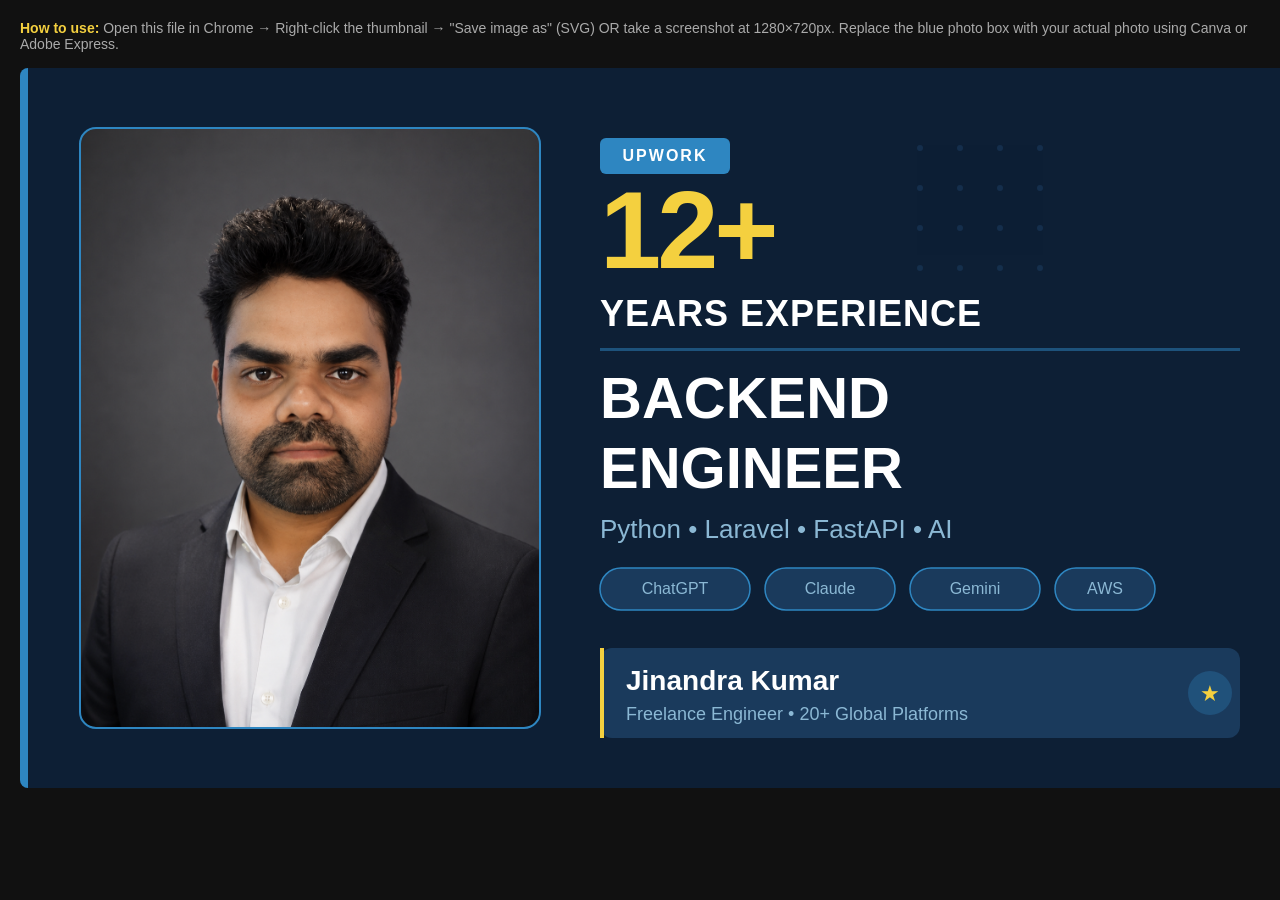
<file: jinandra_thumbnail.html>
<!DOCTYPE html>
<html lang="en">
<head>
<meta charset="UTF-8">
<meta name="viewport" content="width=device-width, initial-scale=1.0">
<title>YouTube Thumbnail — Jinandra Kumar</title>
<style>
  body { margin: 0; padding: 20px; background: #111; font-family: sans-serif; }
  .instructions { color: #aaa; font-size: 14px; margin-bottom: 16px; max-width: 1280px; }
  .instructions strong { color: #F4D03F; }
  svg { display: block; max-width: 1280px; border-radius: 8px; }
</style>
</head>
<body>
<div class="instructions">
  <strong>How to use:</strong> Open this file in Chrome → Right-click the thumbnail → "Save image as" (SVG) OR take a screenshot at 1280×720px. 
  Replace the blue photo box with your actual photo using Canva or Adobe Express.
</div>
<svg width="1280" height="720" viewBox="0 0 1280 720" xmlns="http://www.w3.org/2000/svg">

  <rect width="1280" height="720" fill="#0D1F35"/>
  <rect x="0" y="0" width="8" height="720" fill="#2E86C1"/>

  <g fill="#1A3A5C" opacity="0.6">
    <circle cx="900" cy="80" r="3"/><circle cx="940" cy="80" r="3"/><circle cx="980" cy="80" r="3"/><circle cx="1020" cy="80" r="3"/>
    <circle cx="900" cy="120" r="3"/><circle cx="940" cy="120" r="3"/><circle cx="980" cy="120" r="3"/><circle cx="1020" cy="120" r="3"/>
    <circle cx="900" cy="160" r="3"/><circle cx="940" cy="160" r="3"/><circle cx="980" cy="160" r="3"/><circle cx="1020" cy="160" r="3"/>
    <circle cx="900" cy="200" r="3"/><circle cx="940" cy="200" r="3"/><circle cx="980" cy="200" r="3"/><circle cx="1020" cy="200" r="3"/>
  </g>

  <!-- Photo area -->
  <defs>
    <clipPath id="profileClip">
      <rect x="60" y="60" width="460" height="600" rx="16"/>
    </clipPath>
  </defs>
  <rect x="60" y="60" width="460" height="600" rx="16" fill="#1A3A5C"/>
  <image
    href="website_images/profilepic.png"
    x="60"
    y="60"
    width="460"
    height="600"
    preserveAspectRatio="xMidYMid slice"
    clip-path="url(#profileClip)"
  />
  <rect x="60" y="60" width="460" height="600" rx="16" fill="none" stroke="#2E86C1" stroke-width="2"/>

  <!-- Upwork badge -->
  <rect x="580" y="70" width="130" height="36" rx="6" fill="#2E86C1"/>
  <text x="645" y="93" text-anchor="middle" font-family="sans-serif" font-weight="700" font-size="16" fill="#FFFFFF" letter-spacing="2">UPWORK</text>

  <!-- 12+ years -->
  <text x="580" y="200" font-family="sans-serif" font-weight="900" font-size="110" fill="#F4D03F" letter-spacing="-4">12+</text>
  <text x="580" y="258" font-family="sans-serif" font-weight="700" font-size="36" fill="#FFFFFF" letter-spacing="1">YEARS EXPERIENCE</text>

  <rect x="580" y="280" width="640" height="3" fill="#2E86C1" opacity="0.5"/>

  <text x="580" y="350" font-family="sans-serif" font-weight="900" font-size="58" fill="#FFFFFF">BACKEND</text>
  <text x="580" y="420" font-family="sans-serif" font-weight="900" font-size="58" fill="#FFFFFF">ENGINEER</text>
  <text x="580" y="470" font-family="sans-serif" font-weight="400" font-size="26" fill="#8BB8D4">Python  •  Laravel  •  FastAPI  •  AI</text>

  <!-- Tech pills -->
  <rect x="580" y="500" width="150" height="42" rx="21" fill="#1A3A5C" stroke="#2E86C1" stroke-width="1.5"/>
  <text x="655" y="526" text-anchor="middle" font-family="sans-serif" font-size="16" fill="#8BB8D4">ChatGPT</text>
  <rect x="745" y="500" width="130" height="42" rx="21" fill="#1A3A5C" stroke="#2E86C1" stroke-width="1.5"/>
  <text x="810" y="526" text-anchor="middle" font-family="sans-serif" font-size="16" fill="#8BB8D4">Claude</text>
  <rect x="890" y="500" width="130" height="42" rx="21" fill="#1A3A5C" stroke="#2E86C1" stroke-width="1.5"/>
  <text x="955" y="526" text-anchor="middle" font-family="sans-serif" font-size="16" fill="#8BB8D4">Gemini</text>
  <rect x="1035" y="500" width="100" height="42" rx="21" fill="#1A3A5C" stroke="#2E86C1" stroke-width="1.5"/>
  <text x="1085" y="526" text-anchor="middle" font-family="sans-serif" font-size="16" fill="#8BB8D4">AWS</text>

  <!-- Name bar -->
  <rect x="580" y="580" width="640" height="90" rx="12" fill="#1A3A5C"/>
  <rect x="580" y="580" width="4" height="90" rx="0" fill="#F4D03F"/>
  <text x="606" y="622" font-family="sans-serif" font-weight="700" font-size="28" fill="#FFFFFF">Jinandra Kumar</text>
  <text x="606" y="652" font-family="sans-serif" font-weight="400" font-size="18" fill="#8BB8D4">Freelance Engineer  •  20+ Global Platforms</text>

  <circle cx="1190" cy="625" r="22" fill="#2E86C1" opacity="0.3"/>
  <text x="1190" y="633" text-anchor="middle" font-family="sans-serif" font-size="22" fill="#F4D03F">★</text>

</svg>
</body>
</html>
</file>
<file: css/style.css>
/* Reset and Base Styles */
* {
    margin: 0;
    padding: 0;
    box-sizing: border-box;
}

html {
    scroll-behavior: smooth;
}

body {
    font-family: 'Inter', sans-serif;
    line-height: 1.7;
    color: #1f2937;
    background:
        radial-gradient(circle at top left, rgba(47, 109, 229, 0.10), transparent 34%),
        radial-gradient(circle at top right, rgba(20, 184, 166, 0.08), transparent 28%),
        linear-gradient(180deg, #f7faff 0%, #eef4ff 100%);
    font-size: 16px;
}

/* Color Variables */
:root {
    --primary-blue: #245fda;
    --primary-blue-dark: #173fa0;
    --accent-teal: #0f9d8b;
    --primary-text: #1f2937;
    --secondary-text: #5b6474;
    --light-text: #8a94a6;
    --light-bg: #f5f8ff;
    --surface: #ffffff;
    --surface-soft: #f8fbff;
    --white: #ffffff;
    --border: rgba(148, 163, 184, 0.24);
    --shadow-sm: 0 2px 8px rgba(15, 23, 42, 0.06);
    --shadow: 0 10px 25px rgba(15, 23, 42, 0.08);
    --shadow-lg: 0 18px 40px rgba(15, 23, 42, 0.12);
}

.container {
    max-width: 1200px;
    margin: 0 auto;
    padding: 0 24px;
}

/* Typography */
h1, h2, h3, h4, h5, h6 {
    font-family: 'Manrope', sans-serif;
    font-weight: 600;
    line-height: 1.2;
    color: var(--primary-text);
    letter-spacing: -0.02em;
}

h1 { font-size: 3rem; line-height: 1.05; }
h2 { font-size: 2.5rem; line-height: 1.1; }
h3 { font-size: 1.5rem; line-height: 1.15; }

p {
    color: var(--secondary-text);
    line-height: 1.6;
    margin-bottom: 1rem;
}

/* Navigation */
.navbar {
    position: fixed;
    top: 0;
    width: 100%;
    background: rgba(255, 255, 255, 0.88);
    -webkit-backdrop-filter: blur(14px);
    backdrop-filter: blur(14px);
    border-bottom: 1px solid var(--border);
    z-index: 1000;
    padding: 0;
}

.nav-container {
    display: flex;
    justify-content: space-between;
    align-items: center;
    height: 70px;
    max-width: 1200px;
    margin: 0 auto;
    padding: 0 24px;
}

.nav-logo {
    display: flex;
    align-items: center;
    gap: 12px;
}

.logo-circle {
    width: 40px;
    height: 40px;
    background: var(--primary-blue);
    border-radius: 50%;
    display: flex;
    align-items: center;
    justify-content: center;
}

.logo-initials {
    color: white;
    font-weight: 600;
    font-size: 16px;
}

.logo-text {
    font-size: 18px;
    font-weight: 600;
    color: var(--primary-text);
}

.nav-menu {
    display: flex;
    list-style: none;
    gap: 2rem;
}

.nav-link {
    text-decoration: none;
    color: var(--secondary-text);
    font-weight: 500;
    font-size: 15px;
    transition: color 0.3s ease;
}

.nav-link:hover {
    color: var(--primary-blue);
}

.btn {
    display: inline-flex;
    align-items: center;
    gap: 8px;
    padding: 12px 24px;
    border: none;
    border-radius: 8px;
    font-size: 14px;
    font-weight: 500;
    text-decoration: none;
    cursor: pointer;
    transition: all 0.3s ease;
}

.btn-download {
    background: linear-gradient(135deg, var(--primary-blue) 0%, var(--primary-blue-dark) 100%);
    color: white;
    box-shadow: var(--shadow-sm);
}

.btn-download:hover {
    transform: translateY(-1px);
    box-shadow: var(--shadow);
}

.btn-primary {
    background: linear-gradient(135deg, var(--primary-blue) 0%, #2d7bf0 55%, var(--primary-blue-dark) 100%);
    color: white;
    padding: 14px 28px;
    font-size: 16px;
    font-weight: 600;
    box-shadow: 0 12px 24px rgba(36, 95, 218, 0.22);
}

.btn-primary:hover {
    transform: translateY(-2px);
    box-shadow: 0 16px 30px rgba(36, 95, 218, 0.28);
}

.btn-secondary {
    background: rgba(36, 95, 218, 0.06);
    color: var(--primary-blue);
    border: 1px solid var(--primary-blue);
    padding: 14px 28px;
    font-size: 16px;
    font-weight: 600;
}

.btn-secondary:hover {
    background: rgba(36, 95, 218, 0.12);
    color: white;
}

.nav-toggle {
    display: none;
    flex-direction: column;
    cursor: pointer;
}

.bar {
    width: 25px;
    height: 3px;
    background: var(--primary-text);
    margin: 3px 0;
    transition: 0.3s;
}

/* Hero Section */
.hero {
    background: linear-gradient(180deg, rgba(247, 250, 255, 0.85) 0%, rgba(238, 244, 255, 0.98) 100%);
    padding: 30px 0 80px;
}

.hero-container {
    display: grid;
    grid-template-columns: 1fr 1fr;
    gap: 80px;
    align-items: center;
    max-width: 1200px;
    margin: 70px  auto 0 auto;
    padding: 0 24px;
}

.hero-title {
    font-size: 3.3rem;
    font-weight: 700;
    line-height: 1.02;
    letter-spacing: -0.04em;
    margin-bottom: 24px;
}

.title-main {
    display: block;
    color: var(--primary-text);
}

.title-highlight {
    display: block;
    font-size: 2.50rem !important;
    color: transparent;
    background: linear-gradient(135deg, var(--primary-blue) 0%, var(--accent-teal) 100%);
    -webkit-background-clip: text;
    background-clip: text;
}

.hero-description {
    font-size: 18px;
    color: var(--secondary-text);
    margin-bottom: 40px;
    line-height: 1.75;
    max-width: 640px;
}

.hero-buttons {
    display: flex;
    gap: 16px;
    margin-bottom: 60px;
}

.hero-stats {
    display: grid;
    grid-template-columns: repeat(4, minmax(0, 1fr));
    gap: 24px;
}

.hero-stats-row {
    margin-top: 34px;
    position: relative;
}

.hero-stats-row .hero-stats {
    position: relative;
    background:
        radial-gradient(circle at top right, rgba(36, 95, 218, 0.14), transparent 42%),
        radial-gradient(circle at bottom left, rgba(15, 157, 139, 0.12), transparent 40%),
        rgba(255, 255, 255, 0.95);
    border: 1px solid rgba(36, 95, 218, 0.16);
    border-radius: 18px;
    padding: 34px 22px 22px;
    box-shadow: 0 18px 45px rgba(15, 23, 42, 0.11);
    overflow: hidden;
    isolation: isolate;
    animation: heroStatsGlow 8s ease-in-out infinite;
}

.hero-stats-row .hero-stats::before {
    content: '';
    position: absolute;
    inset: 0;
    background:
        linear-gradient(120deg, transparent 24%, rgba(255, 255, 255, 0.42) 38%, transparent 52%),
        linear-gradient(90deg, rgba(36, 95, 218, 0.08), rgba(15, 157, 139, 0.08));
    background-size: 220% 100%, 100% 100%;
    background-position: 140% 0, 0 0;
    mask: linear-gradient(to bottom, rgba(0, 0, 0, 0.75), rgba(0, 0, 0, 0.08));
    pointer-events: none;
    z-index: 0;
    animation: heroStatsSheen 10s ease-in-out infinite;
}

.hero-stats-row .hero-stats::after {
    content: 'Proven Delivery Metrics';
    position: absolute;
    top: 14px;
    left: 50%;
    transform: translateX(-50%);
    padding: 7px 14px;
    border-radius: 999px;
    background: linear-gradient(135deg, var(--primary-blue) 0%, var(--accent-teal) 100%);
    color: var(--white);
    font-size: 11px;
    letter-spacing: 0.08em;
    font-weight: 700;
    text-transform: uppercase;
    box-shadow: 0 10px 18px rgba(36, 95, 218, 0.3);
    white-space: nowrap;
    z-index: 2;
}

.hero-stats .stat-item {
    background: rgba(255, 255, 255, 0.78);
    border: 1px solid rgba(36, 95, 218, 0.14);
    border-radius: 14px;
    padding: 18px 12px;
    text-align: center;
    position: relative;
    z-index: 1;
    transition: transform 0.25s ease, box-shadow 0.25s ease, border-color 0.25s ease;
}

.hero-stats .stat-item:hover {
    transform: translateY(-4px);
    border-color: rgba(36, 95, 218, 0.28);
    box-shadow: 0 14px 26px rgba(36, 95, 218, 0.16);
}

.stat-icon {
    width: 40px;
    height: 40px;
    margin: 0 auto 12px;
    border-radius: 50%;
    display: inline-flex;
    align-items: center;
    justify-content: center;
    color: var(--primary-blue);
    background: linear-gradient(180deg, rgba(36, 95, 218, 0.18), rgba(15, 157, 139, 0.14));
    border: 1px solid rgba(36, 95, 218, 0.18);
    box-shadow: inset 0 1px 0 rgba(255, 255, 255, 0.65);
    font-size: 15px;
    transition: transform 0.25s ease, color 0.25s ease;
}

.hero-stats .stat-item:hover .stat-icon {
    transform: translateY(-2px) scale(1.06);
    color: var(--primary-blue-dark);
}

.hero-stats .stat-item:nth-child(1) .stat-icon {
    color: #1d4ed8;
    background: linear-gradient(180deg, rgba(29, 78, 216, 0.2), rgba(59, 130, 246, 0.14));
    border-color: rgba(29, 78, 216, 0.24);
}

.hero-stats .stat-item:nth-child(2) .stat-icon {
    color: #047857;
    background: linear-gradient(180deg, rgba(4, 120, 87, 0.2), rgba(16, 185, 129, 0.14));
    border-color: rgba(4, 120, 87, 0.24);
}

.hero-stats .stat-item:nth-child(3) .stat-icon {
    color: #b45309;
    background: linear-gradient(180deg, rgba(180, 83, 9, 0.2), rgba(245, 158, 11, 0.14));
    border-color: rgba(180, 83, 9, 0.24);
}

.hero-stats .stat-item:nth-child(4) .stat-icon {
    color: #6d28d9;
    background: linear-gradient(180deg, rgba(109, 40, 217, 0.2), rgba(139, 92, 246, 0.14));
    border-color: rgba(109, 40, 217, 0.24);
}

.hero-stats .stat-item:nth-child(1):hover .stat-icon {
    color: #1e40af;
}

.hero-stats .stat-item:nth-child(2):hover .stat-icon {
    color: #065f46;
}

.hero-stats .stat-item:nth-child(3):hover .stat-icon {
    color: #92400e;
}

.hero-stats .stat-item:nth-child(4):hover .stat-icon {
    color: #5b21b6;
}

.stat-number {
    font-size: 2.5rem;
    font-weight: 800;
    line-height: 1;
    color: transparent;
    background: linear-gradient(135deg, var(--primary-blue-dark) 0%, var(--primary-blue) 55%, var(--accent-teal) 100%);
    -webkit-background-clip: text;
    background-clip: text;
    display: block;
    margin-bottom: 8px;
    text-shadow: 0 6px 18px rgba(36, 95, 218, 0.16);
}

.hero-stats .stat-item:nth-child(1) .stat-number {
    background: linear-gradient(135deg, #1e3a8a 0%, #2563eb 58%, #60a5fa 100%);
    -webkit-background-clip: text;
    background-clip: text;
    text-shadow: 0 6px 18px rgba(37, 99, 235, 0.2);
}

.hero-stats .stat-item:nth-child(2) .stat-number {
    background: linear-gradient(135deg, #065f46 0%, #10b981 58%, #6ee7b7 100%);
    -webkit-background-clip: text;
    background-clip: text;
    text-shadow: 0 6px 18px rgba(16, 185, 129, 0.2);
}

.hero-stats .stat-item:nth-child(3) .stat-number {
    background: linear-gradient(135deg, #92400e 0%, #f59e0b 58%, #fcd34d 100%);
    -webkit-background-clip: text;
    background-clip: text;
    text-shadow: 0 6px 18px rgba(245, 158, 11, 0.22);
}

.hero-stats .stat-item:nth-child(4) .stat-number {
    background: linear-gradient(135deg, #5b21b6 0%, #7c3aed 58%, #a78bfa 100%);
    -webkit-background-clip: text;
    background-clip: text;
    text-shadow: 0 6px 18px rgba(124, 58, 237, 0.22);
}

.stat-label {
    color: #3f4a5c;
    font-size: 12px;
    font-weight: 700;
    text-transform: uppercase;
    letter-spacing: 0.05em;
}

@keyframes heroStatsGlow {
    0%,
    100% {
        box-shadow: 0 18px 45px rgba(15, 23, 42, 0.11);
    }
    50% {
        box-shadow: 0 24px 56px rgba(36, 95, 218, 0.16);
    }
}

@keyframes heroStatsSheen {
    0%,
    72% {
        background-position: 140% 0, 0 0;
    }
    88%,
    100% {
        background-position: -40% 0, 0 0;
    }
}

.hero-image {
    position: relative;
}

.hero-image-card {
    background: linear-gradient(180deg, rgba(255, 255, 255, 0.96) 0%, rgba(248, 251, 255, 0.92) 100%);
    border-radius: 16px;
    padding: 25px;
    box-shadow: var(--shadow-lg);
    border: 1px solid rgba(255, 255, 255, 0.8);
    position: relative;
}

.hero-video-trigger {
    border: 0;
    background: transparent;
    padding: 0;
    margin: 0;
    width: 100%;
    position: relative;
    border-radius: 12px;
    overflow: hidden;
    cursor: pointer;
}

.hero-video-trigger::after {
    content: '';
    position: absolute;
    inset: 0;
    /* background: linear-gradient(180deg, rgba(15, 23, 42, 0.08), rgba(15, 23, 42, 0.32)); */
    transition: opacity 0.25s ease;
}

.hero-video-trigger:hover::after {
    opacity: 0.88;
}

.workspace-img {
    width: 100%;
    height: auto;
    border-radius: 12px;
}

.hero-video-play {
    position: absolute;
    left: 50%;
    top: 50%;
    transform: translate(-50%, -50%);
    width: 74px;
    height: 74px;
    border-radius: 50%;
    background: rgba(255, 255, 255, 0.92);
    color: var(--primary-blue);
    display: inline-flex;
    align-items: center;
    justify-content: center;
    font-size: 24px;
    box-shadow: 0 16px 30px rgba(15, 23, 42, 0.22);
    z-index: 2;
    transition: transform 0.25s ease;
}

.hero-video-trigger:hover .hero-video-play {
    transform: translate(-50%, -50%) scale(1.06);
}

.availability-badge {
    position: absolute;
    bottom: 20px;
    right: 20px;
    background: white;
    padding: 12px 16px;
    border-radius: 25px;
    box-shadow: var(--shadow);
    display: flex;
    align-items: center;
    gap: 8px;
    font-size: 12px;
    font-weight: 500;
}

.status-dot {
    width: 8px;
    height: 8px;
    background: #10b981;
    border-radius: 50%;
}

.video-modal {
    position: fixed;
    inset: 0;
    background: rgba(2, 6, 23, 0.75);
    display: none;
    align-items: center;
    justify-content: center;
    padding: 24px;
    z-index: 3000;
}

.video-modal.active {
    display: flex;
}

.video-modal-content {
    width: min(980px, 100%);
    position: relative;
}

.video-modal-close {
    position: absolute;
    top: -44px;
    right: 0;
    border: 0;
    background: transparent;
    color: #ffffff;
    font-size: 24px;
    cursor: pointer;
}

.video-frame-wrap {
    position: relative;
    width: 100%;
    padding-top: 56.25%;
    border-radius: 14px;
    overflow: hidden;
    background: #000;
    box-shadow: var(--shadow-lg);
}

.video-frame-wrap iframe {
    position: absolute;
    inset: 0;
    width: 100%;
    height: 100%;
    border: 0;
}

.video-modal-fallback-link {
    display: inline-flex;
    margin-top: 12px;
    color: #ffffff;
    text-decoration: underline;
    font-size: 14px;
    font-weight: 600;
}

/* About Section */
.about {
    background: var(--surface);
    padding: 112px 0;
}

.section-header {
    text-align: center;
    margin-bottom: 72px;
}

.section-title {
    position: relative;
    display: inline-block;
    padding-bottom: 16px;
}

.section-title::after {
    content: '';
    position: absolute;
    left: 50%;
    bottom: 0;
    width: 72px;
    height: 4px;
    transform: translateX(-50%);
    border-radius: 999px;
    background: linear-gradient(90deg, var(--primary-blue), var(--accent-teal));
}

.section-title {
    font-size: 2.5rem;
    font-weight: 600;
    color: var(--primary-text);
    margin-bottom: 16px;
}

.section-subtitle {
    font-size: 18px;
    color: var(--secondary-text);
    max-width: 680px;
    margin: 0 auto;
    line-height: 1.7;
}

section[id] {
    opacity: 1;
    transform: none;
}

section[id].is-visible {
    opacity: 1;
    transform: translateY(0);
}

section#home {
    opacity: 1;
    transform: none;
}

@media (prefers-reduced-motion: reduce) {
    html {
        scroll-behavior: auto;
    }

    section[id] {
        opacity: 1;
        transform: none;
    }
}

.about-content {
    display: grid;
    grid-template-columns: 400px 1fr;
    gap: 80px;
    align-items: start;
}

.about-image {
    position: relative;
}

.about-photo {
    width: 100%;
    border-radius: 16px;
    box-shadow: var(--shadow-lg);
}

.about-availability-badge {
    margin-top: 14px;
    background: #ffffff;
    border: 1px solid rgba(62, 123, 233, 0.25);
    border-radius: 10px;
    padding: 10px 12px;
    box-shadow: var(--shadow-sm);
}

.about-badge-line {
    margin: 0;
    color: var(--primary-text);
    font-size: 13px;
    line-height: 1.4;
    font-weight: 600;
}

.about-badge-line + .about-badge-line {
    margin-top: 6px;
    font-size: 12px;
    font-weight: 500;
    color: var(--secondary-text);
}

.about-text h3 {
    font-size: 2rem;
    font-weight: 600;
    color: var(--primary-text);
    margin-bottom: 24px;
}

.about-text p {
    font-size: 16px;
    color: var(--secondary-text);
    margin-bottom: 24px;
    line-height: 1.75;
}

.skills-grid {
    display: grid;
    grid-template-columns: repeat(2, minmax(0, 1fr));
    gap: 20px;
    margin: 40px 0;
    align-items: stretch;
}

.skill-card {
    height: 100%;
    background: linear-gradient(180deg, rgba(255, 255, 255, 0.82) 0%, rgba(248, 251, 255, 0.96) 100%);
    border: 1px solid rgba(62, 123, 233, 0.12);
    border-radius: 18px;
    padding: 20px 20px 18px;
    box-shadow: var(--shadow-sm);
    transition: all 0.3s ease;
}

.skill-card:hover {
    transform: translateY(-4px);
    box-shadow: var(--shadow-lg);
    border-color: rgba(62, 123, 233, 0.22);
}

.skill-card-header {
    display: flex;
    align-items: flex-start;
    justify-content: space-between;
    gap: 16px;
    margin-bottom: 16px;
}

.skill-card-title {
    font-size: 18px;
    font-weight: 700;
    color: var(--primary-text);
    margin: 0;
    letter-spacing: -0.02em;
}

.skill-card-count {
    font-size: 12px;
    font-weight: 600;
    letter-spacing: 0.12em;
    text-transform: uppercase;
    color: var(--secondary-text);
    flex-shrink: 0;
}

.skill-tags {
    display: flex;
    flex-wrap: wrap;
    gap: 8px;
}

.skill-tag {
    background: var(--light-bg);
    color: var(--primary-blue);
    padding: 6px 12px;
    border-radius: 999px;
    font-size: 12px;
    font-weight: 600;
    display: inline-flex;
    align-items: center;
    gap: 6px;
    white-space: nowrap;
    border: 1px solid rgba(62, 123, 233, 0.1);
    box-shadow: 0 1px 2px rgba(15, 23, 42, 0.04);
    transition: transform 0.2s ease, box-shadow 0.2s ease, background 0.2s ease, border-color 0.2s ease;
}

.skill-tag:hover {
    transform: translateY(-2px);
    background: #ffffff;
    border-color: rgba(62, 123, 233, 0.22);
    box-shadow: 0 8px 20px rgba(62, 123, 233, 0.12);
}

.skill-tag-icon {
    width: 14px;
    height: 14px;
    flex: 0 0 14px;
    color: currentColor;
}

.skill-icon-sprite {
    position: absolute;
    left: -9999px;
    top: 0;
    width: 0;
    height: 0;
    overflow: hidden;
}

.social-links {
    display: flex;
    gap: 16px;
    margin-top: 24px;
}

.social-link {
    width: 40px;
    height: 40px;
    background: var(--light-bg);
    border-radius: 8px;
    display: flex;
    align-items: center;
    justify-content: center;
    color: var(--secondary-text);
    text-decoration: none;
    transition: all 0.3s ease;
}

.social-link:hover {
    background: var(--primary-blue);
    color: white;
}

/* Portfolio Section */
.portfolio {
    background: linear-gradient(180deg, rgba(245, 248, 255, 0.96) 0%, rgba(239, 244, 255, 1) 100%);
    padding: 112px 0;
}

.portfolio-grid {
    display: grid;
    grid-template-columns: repeat(auto-fit, minmax(350px, 1fr));
    gap: 30px;
    margin-bottom: 60px;
}

.portfolio-item {
    background: linear-gradient(180deg, rgba(255, 255, 255, 0.98) 0%, rgba(248, 251, 255, 0.96) 100%);
    border-radius: 16px;
    overflow: hidden;
    box-shadow: var(--shadow);
    border: 1px solid rgba(148, 163, 184, 0.16);
    transition: transform 0.3s ease;
}

.portfolio-item:hover {
    transform: translateY(-4px);
}

.portfolio-image {
    height: 200px;
    overflow: hidden;
}

.portfolio-image img {
    width: 100%;
    height: 100%;
    object-fit: cover;
}

.portfolio-content {
    padding: 24px;
}

.portfolio-status {
    display: inline-block;
    background: linear-gradient(135deg, #16a34a 0%, #0f7d3a 100%);
    color: white;
    padding: 4px 12px;
    border-radius: 12px;
    font-size: 12px;
    font-weight: 500;
    margin-bottom: 16px;
}

.portfolio-status.in-progress {
    background: linear-gradient(135deg, #f59e0b 0%, #d97706 100%);
}

.portfolio-content h3 {
    font-size: 1.25rem;
    font-weight: 600;
    color: var(--primary-text);
    margin-bottom: 12px;
}

.project-role {
    font-size: 0.9rem;
    font-weight: 600;
    margin-bottom: 0.75rem;
    color: var(--primary-blue);
}

.portfolio-content p {
    font-size: 14px;
    color: var(--secondary-text);
    margin-bottom: 16px;
    line-height: 1.7;
}

.project-stats {
    display: flex;
    flex-wrap: wrap;
    gap: 8px;
    margin-bottom: 14px;
}

.project-stats .tech-tag {
    background: linear-gradient(135deg, #2f6de5 0%, #4f87f0 100%);
    border: 1px solid rgba(47, 109, 229, 0.45);
    color: #ffffff;
    font-weight: 600;
    box-shadow: 0 8px 18px rgba(47, 109, 229, 0.2);
}

.tech-stack {
    display: flex;
    flex-wrap: wrap;
    gap: 8px;
    margin-bottom: 16px;
    padding-top: 10px;
    border-top: 1px dashed rgba(62, 123, 233, 0.2);
}

.tech-tag {
    background: #f6f8fc;
    color: #4a5a74;
    padding: 5px 10px;
    border-radius: 999px;
    font-size: 12px;
    border: 1px solid rgba(148, 163, 184, 0.25);
    box-shadow: 0 1px 2px rgba(15, 23, 42, 0.04);
    transition: transform 0.2s ease, box-shadow 0.2s ease, border-color 0.2s ease, background 0.2s ease;
}

.portfolio-item:hover .tech-tag {
    transform: translateY(-1px);
    border-color: rgba(62, 123, 233, 0.28);
    box-shadow: 0 8px 20px rgba(30, 64, 175, 0.08);
}

.portfolio-item:hover .project-stats .tech-tag {
    background: linear-gradient(135deg, #3d78eb 0%, #5a90f3 100%);
    border-color: rgba(61, 120, 235, 0.7);
    box-shadow: 0 12px 24px rgba(47, 109, 229, 0.28);
}

.view-project {
    color: var(--primary-blue);
    text-decoration: none;
    font-size: 14px;
    font-weight: 500;
    display: inline-flex;
    align-items: center;
    gap: 4px;
}

.view-all-projects {
    text-align: center;
}

/* Services Section */
.services {
    background: var(--surface);
    padding: 112px 0;
}

.services-grid {
    display: grid;
    grid-template-columns: repeat(auto-fit, minmax(350px, 1fr));
    gap: 40px;
}

.service-item {
    text-align: center;
    padding: 40px 24px;
}

.service-icon {
    width: 80px;
    height: 80px;
    background: linear-gradient(135deg, var(--primary-blue) 0%, var(--primary-blue-dark) 100%);
    border-radius: 16px;
    display: flex;
    align-items: center;
    justify-content: center;
    margin: 0 auto 24px;
    font-size: 24px;
    color: white;
}

.service-item h3 {
    font-size: 1.5rem;
    font-weight: 600;
    color: var(--primary-text);
    margin-bottom: 16px;
}

.service-item p {
    font-size: 16px;
    color: var(--secondary-text);
    margin-bottom: 24px;
    line-height: 1.75;
}

.service-features {
    list-style: none;
    text-align: left;
}

.service-features li {
    padding: 8px 0;
    color: var(--secondary-text);
    font-size: 14px;
    position: relative;
    padding-left: 24px;
}

.service-features li::before {
    content: '✓';
    position: absolute;
    left: 0;
    color: #10b981;
    font-weight: bold;
}

.service-item:nth-child(1) {
    --service-accent: #2f6de5;
    --service-accent-soft: rgba(47, 109, 229, 0.08);
    --service-border: rgba(47, 109, 229, 0.24);
    --service-border-soft: rgba(47, 109, 229, 0.16);
}

.service-item:nth-child(2) {
    --service-accent: #3367d6;
    --service-accent-soft: rgba(51, 103, 214, 0.08);
    --service-border: rgba(51, 103, 214, 0.24);
    --service-border-soft: rgba(51, 103, 214, 0.16);
}

.service-item:nth-child(3) {
    --service-accent: #235fbf;
    --service-accent-soft: rgba(35, 95, 191, 0.08);
    --service-border: rgba(35, 95, 191, 0.24);
    --service-border-soft: rgba(35, 95, 191, 0.16);
}

.service-item:nth-child(4) {
    --service-accent: #2e57a7;
    --service-accent-soft: rgba(46, 87, 167, 0.08);
    --service-border: rgba(46, 87, 167, 0.24);
    --service-border-soft: rgba(46, 87, 167, 0.16);
}

.service-item:nth-child(5) {
    --service-accent: #3a5f9b;
    --service-accent-soft: rgba(58, 95, 155, 0.08);
    --service-border: rgba(58, 95, 155, 0.24);
    --service-border-soft: rgba(58, 95, 155, 0.16);
}

.service-item:nth-child(6) {
    --service-accent: #285ea8;
    --service-accent-soft: rgba(40, 94, 168, 0.08);
    --service-border: rgba(40, 94, 168, 0.24);
    --service-border-soft: rgba(40, 94, 168, 0.16);
}

/* Testimonials Section */
.testimonials {
    background: linear-gradient(180deg, rgba(247, 250, 255, 0.88) 0%, rgba(240, 245, 255, 1) 100%);
    padding: 112px 0;
}

.testimonials-grid {
    display: grid;
    grid-template-columns: repeat(auto-fit, minmax(300px, 1fr));
    gap: 40px;
}

.testimonial-item {
    background: linear-gradient(180deg, rgba(255, 255, 255, 0.98) 0%, rgba(248, 251, 255, 0.95) 100%);
    padding: 40px;
    border-radius: 16px;
    box-shadow: var(--shadow);
    border: 1px solid rgba(148, 163, 184, 0.16);
    text-align: center;
}

.testimonial-content p {
    font-size: 16px;
    line-height: 1.75;
    color: var(--secondary-text);
    margin-bottom: 30px;
    font-style: italic;
}

.testimonial-toggle {
    background: transparent;
    border: 0;
    color: var(--primary-blue);
    font-size: 14px;
    font-weight: 600;
    cursor: pointer;
    margin-top: -16px;
    margin-bottom: 20px;
    padding: 0;
}

.testimonial-toggle:hover {
    text-decoration: underline;
}

.testimonial-author {
    border-top: 1px solid var(--border);
    padding-top: 20px;
}

.testimonial-source-links {
    margin-top: 14px;
    display: flex;
    justify-content: center;
    gap: 10px;
    flex-wrap: wrap;
}

.testimonial-source-link {
    display: inline-flex;
    align-items: center;
    gap: 6px;
    text-decoration: none;
    font-size: 12px;
    font-weight: 600;
    color: var(--primary-blue);
    background: var(--light-bg);
    border: 1px solid var(--border);
    border-radius: 999px;
    padding: 6px 10px;
    transition: all 0.2s ease;
}

.testimonial-source-link:hover {
    transform: translateY(-1px);
    border-color: var(--primary-blue);
}

.testimonial-item:hover,
.portfolio-item:hover,
.skill-card:hover {
    border-color: rgba(36, 95, 218, 0.24);
}

.testimonials-carousel-controls {
    display: none;
}

.testimonials-carousel-btn {
    width: 40px;
    height: 40px;
    border-radius: 999px;
    border: 1px solid var(--border);
    background: white;
    color: var(--primary-blue);
    display: inline-flex;
    align-items: center;
    justify-content: center;
    cursor: pointer;
    transition: all 0.2s ease;
}

.testimonials-carousel-btn:hover {
    border-color: var(--primary-blue);
    transform: translateY(-1px);
}

.testimonials-carousel-btn:disabled {
    opacity: 0.45;
    cursor: not-allowed;
    transform: none;
}

.author-info h4 {
    font-size: 16px;
    font-weight: 600;
    color: var(--primary-text);
    margin-bottom: 4px;
}

.author-info span {
    font-size: 14px;
    color: var(--secondary-text);
}

/* Contact Section */
.contact {
    background: var(--white);
    padding: 112px 0;
}

.contact-content {
    max-width: 600px;
    margin: 0 auto;
    text-align: center;
}

.contact-content h3 {
    font-size: 2rem;
    font-weight: 600;
    color: var(--primary-text);
    margin-bottom: 24px;
}

.contact-content p {
    font-size: 18px;
    color: var(--secondary-text);
    margin-bottom: 40px;
    line-height: 1.75;
}

.contact-buttons {
    display: flex;
    gap: 16px;
    justify-content: center;
    margin-bottom: 40px;
}

.contact-details {
    display: flex;
    justify-content: center;
    gap: 40px;
    margin-top: 40px;
}

.contact-detail {
    text-align: center;
}

.contact-detail i {
    font-size: 24px;
    color: var(--primary-blue);
    margin-bottom: 12px;
}

.contact-detail h4 {
    font-size: 16px;
    font-weight: 600;
    color: var(--primary-text);
    margin-bottom: 8px;
}

.contact-detail p {
    font-size: 14px;
    color: var(--secondary-text);
    margin: 0;
}

/* Footer */
.footer {
    background: var(--primary-text);
    color: white;
    text-align: center;
    padding: 5px 0;
}

.footer p {
    color: rgba(255, 255, 255, 0.8);
    margin: 0;
}

/* Responsive Design */
@media (max-width: 768px) {
    section#portfolio {
        opacity: 1;
        transform: none;
    }

    .nav-menu {
        display: none;
        position: absolute;
        top: 70px;
        left: 0;
        right: 0;
        background: var(--white);
        border-top: 1px solid var(--border);
        box-shadow: 0 12px 24px rgba(15, 23, 42, 0.08);
        flex-direction: column;
        gap: 0;
        padding: 10px 0;
        z-index: 999;
    }

    .nav-menu.active {
        display: flex;
    }

    .nav-item {
        width: 100%;
    }

    .nav-link {
        display: block;
        width: 100%;
        padding: 12px 24px;
    }

    .nav-link:hover {
        background: #f3f6fc;
    }

    .nav-cta {
        display: none;
    }
    
    .nav-toggle {
        display: flex;
    }
    
    .hero-container {
        grid-template-columns: 1fr;
        gap: 60px;
        text-align: center;
    }
    
    .hero-title {
        font-size: 2.5rem;
        line-height: 1.08;
    }

    .hero-image-card {
        padding: 22px;
    }

    .hero-video-play {
        width: 62px;
        height: 62px;
        font-size: 20px;
    }

    .video-modal {
        padding: 14px;
    }

    .video-modal-close {
        top: -38px;
        font-size: 22px;
    }
    
    .hero-stats {
        grid-template-columns: repeat(2, minmax(0, 1fr));
        gap: 20px;
    }

    .hero-stats-row {
        margin-top: 20px;
    }

    .hero-stats-row .hero-stats {
        padding: 30px 14px 14px;
    }

    .hero-stats-row .hero-stats::after {
        top: 12px;
        font-size: 10px;
        padding: 6px 12px;
    }

    .hero-stats .stat-item {
        padding: 14px 10px;
    }

    .stat-icon {
        width: 36px;
        height: 36px;
        margin-bottom: 10px;
        font-size: 14px;
    }
    
    .about-content {
        grid-template-columns: 1fr;
        gap: 60px;
        text-align: center;
    }

    .about,
    .portfolio,
    .services,
    .testimonials,
    .contact {
        padding: 88px 0;
    }

    .skills-grid {
        grid-template-columns: repeat(auto-fit, minmax(280px, 1fr));
    }

    .about-availability-badge {
        max-width: 360px;
        margin: 14px auto 0;
        text-align: left;
    }
    
    .skills-grid {
        grid-template-columns: 1fr;
    }
    
    .portfolio-grid {
        grid-template-columns: 1fr;
    }
    
    .services-grid {
        grid-template-columns: 1fr;
    }

    .testimonials-grid {
        display: flex;
        gap: 16px;
        overflow-x: auto;
        scroll-snap-type: x mandatory;
        padding: 4px 6px 16px;
        margin: 0 -6px;
    }

    .testimonials-grid::-webkit-scrollbar {
        display: none;
    }

    .testimonial-item {
        flex: 0 0 calc(100% - 12px);
        min-width: calc(100% - 12px);
        scroll-snap-align: start;
        text-align: left;
        padding: 30px 24px;
    }

    .testimonials-carousel-controls {
        display: flex;
        justify-content: center;
        gap: 10px;
        margin-top: 12px;
    }
    
    .container {
        padding: 0 20px;
    }
    
    h1 { font-size: 2.5rem; }
    h2 { font-size: 2rem; }
}

@media (max-width: 480px) {
    .hero-buttons {
        flex-direction: column;
        gap: 12px;
    }
    
    .btn {
        width: 100%;
        justify-content: center;
    }
    
    .hero-stats {
        grid-template-columns: repeat(2, minmax(0, 1fr));
        gap: 18px;
    }

    .hero-stats-row .hero-stats {
        border-radius: 16px;
    }

    .hero-stats-row .hero-stats::after {
        top: 11px;
        transform: translateX(-50%) scale(0.95);
    }

    .stat-number {
        font-size: 2rem;
    }

    .stat-label {
        font-size: 11px;
    }

    .stat-icon {
        width: 34px;
        height: 34px;
        font-size: 13px;
    }

    .skills-grid {
        grid-template-columns: 1fr;
    }

    .skill-card {
        padding: 18px;
    }
}
</file>
